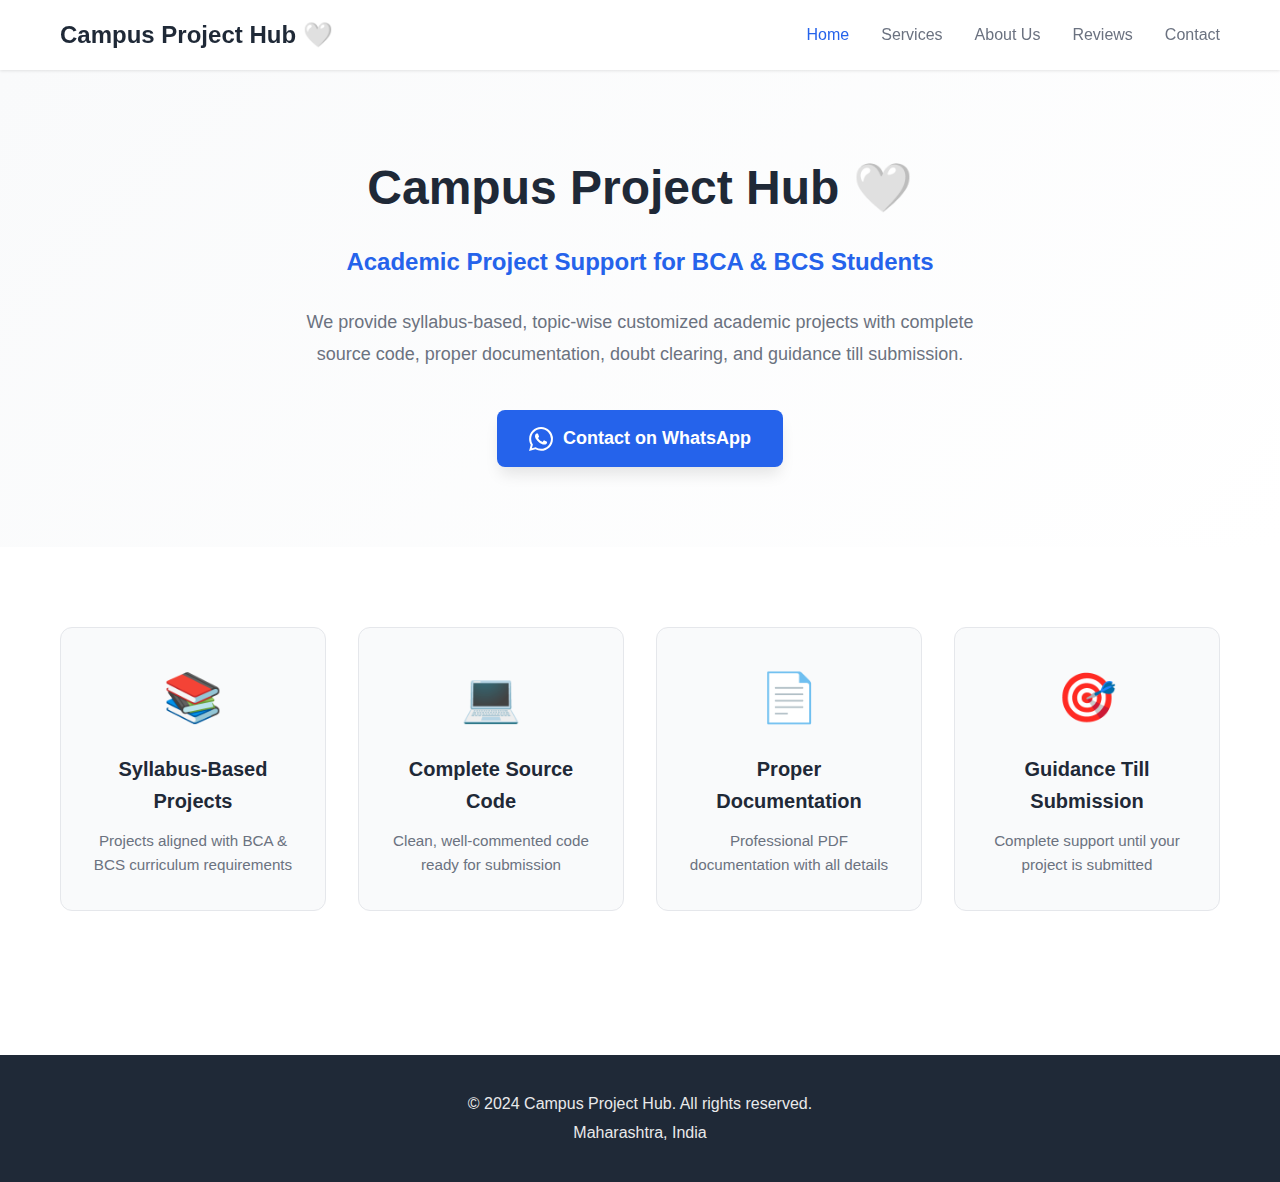
<file: index.html>
<!DOCTYPE html>
<html lang="en">
<head>
    <meta charset="UTF-8">
    <meta name="viewport" content="width=device-width, initial-scale=1.0">
    <meta name="description" content="Campus Project Hub - Academic Project Support for BCA & BCS Students">
    <title>Campus Project Hub - Academic Project Support</title>
    <link rel="stylesheet" href="styles.css">
</head>
<body>
    <!-- Navigation -->
    <nav class="navbar">
        <div class="container">
            <div class="logo">Campus Project Hub 🤍</div>
            <ul class="nav-links">
                <li><a href="index.html" class="active">Home</a></li>
                <li><a href="services.html">Services</a></li>
                <li><a href="about.html">About Us</a></li>
                <li><a href="reviews.html">Reviews</a></li>
                <li><a href="contact.html">Contact</a></li>
            </ul>
            <div class="hamburger">
                <span></span>
                <span></span>
                <span></span>
            </div>
        </div>
    </nav>

    <!-- Hero Section -->
    <section class="hero">
        <div class="container">
            <h1>Campus Project Hub 🤍</h1>
            <h2>Academic Project Support for BCA & BCS Students</h2>
            <p class="hero-subtext">
                We provide syllabus-based, topic-wise customized academic projects with complete
                source code, proper documentation, doubt clearing, and guidance till submission.
            </p>
            <a href="https://wa.me/917744040512" target="_blank" class="cta-button">
                <svg width="24" height="24" viewBox="0 0 24 24" fill="none" xmlns="http://www.w3.org/2000/svg">
                    <path d="M17.472 14.382c-.297-.149-1.758-.867-2.03-.967-.273-.099-.471-.148-.67.15-.197.297-.767.966-.94 1.164-.173.199-.347.223-.644.075-.297-.15-1.255-.463-2.39-1.475-.883-.788-1.48-1.761-1.653-2.059-.173-.297-.018-.458.13-.606.134-.133.298-.347.446-.52.149-.174.198-.298.298-.497.099-.198.05-.371-.025-.52-.075-.149-.669-1.612-.916-2.207-.242-.579-.487-.5-.669-.51-.173-.008-.371-.01-.57-.01-.198 0-.52.074-.792.372-.272.297-1.04 1.016-1.04 2.479 0 1.462 1.065 2.875 1.213 3.074.149.198 2.096 3.2 5.077 4.487.709.306 1.262.489 1.694.625.712.227 1.36.195 1.871.118.571-.085 1.758-.719 2.006-1.413.248-.694.248-1.289.173-1.413-.074-.124-.272-.198-.57-.347m-5.421 7.403h-.004a9.87 9.87 0 01-5.031-1.378l-.361-.214-3.741.982.998-3.648-.235-.374a9.86 9.86 0 01-1.51-5.26c.001-5.45 4.436-9.884 9.888-9.884 2.64 0 5.122 1.03 6.988 2.898a9.825 9.825 0 012.893 6.994c-.003 5.45-4.437 9.884-9.885 9.884m8.413-18.297A11.815 11.815 0 0012.05 0C5.495 0 .16 5.335.157 11.892c0 2.096.547 4.142 1.588 5.945L.057 24l6.305-1.654a11.882 11.882 0 005.683 1.448h.005c6.554 0 11.89-5.335 11.893-11.893a11.821 11.821 0 00-3.48-8.413z" fill="currentColor"/>
                </svg>
                Contact on WhatsApp
            </a>
        </div>
    </section>

    <!-- Features Section -->
    <section class="features">
        <div class="container">
            <div class="feature-grid">
                <div class="feature-card">
                    <div class="feature-icon">📚</div>
                    <h3>Syllabus-Based Projects</h3>
                    <p>Projects aligned with BCA & BCS curriculum requirements</p>
                </div>
                <div class="feature-card">
                    <div class="feature-icon">💻</div>
                    <h3>Complete Source Code</h3>
                    <p>Clean, well-commented code ready for submission</p>
                </div>
                <div class="feature-card">
                    <div class="feature-icon">📄</div>
                    <h3>Proper Documentation</h3>
                    <p>Professional PDF documentation with all details</p>
                </div>
                <div class="feature-card">
                    <div class="feature-icon">🎯</div>
                    <h3>Guidance Till Submission</h3>
                    <p>Complete support until your project is submitted</p>
                </div>
            </div>
        </div>
    </section>

    <!-- Footer -->
    <footer>
        <div class="container">
            <p>&copy; 2024 Campus Project Hub. All rights reserved.</p>
            <p>Maharashtra, India</p>
        </div>
    </footer>

    <script src="script.js"></script>
</body>
</html>
</file>
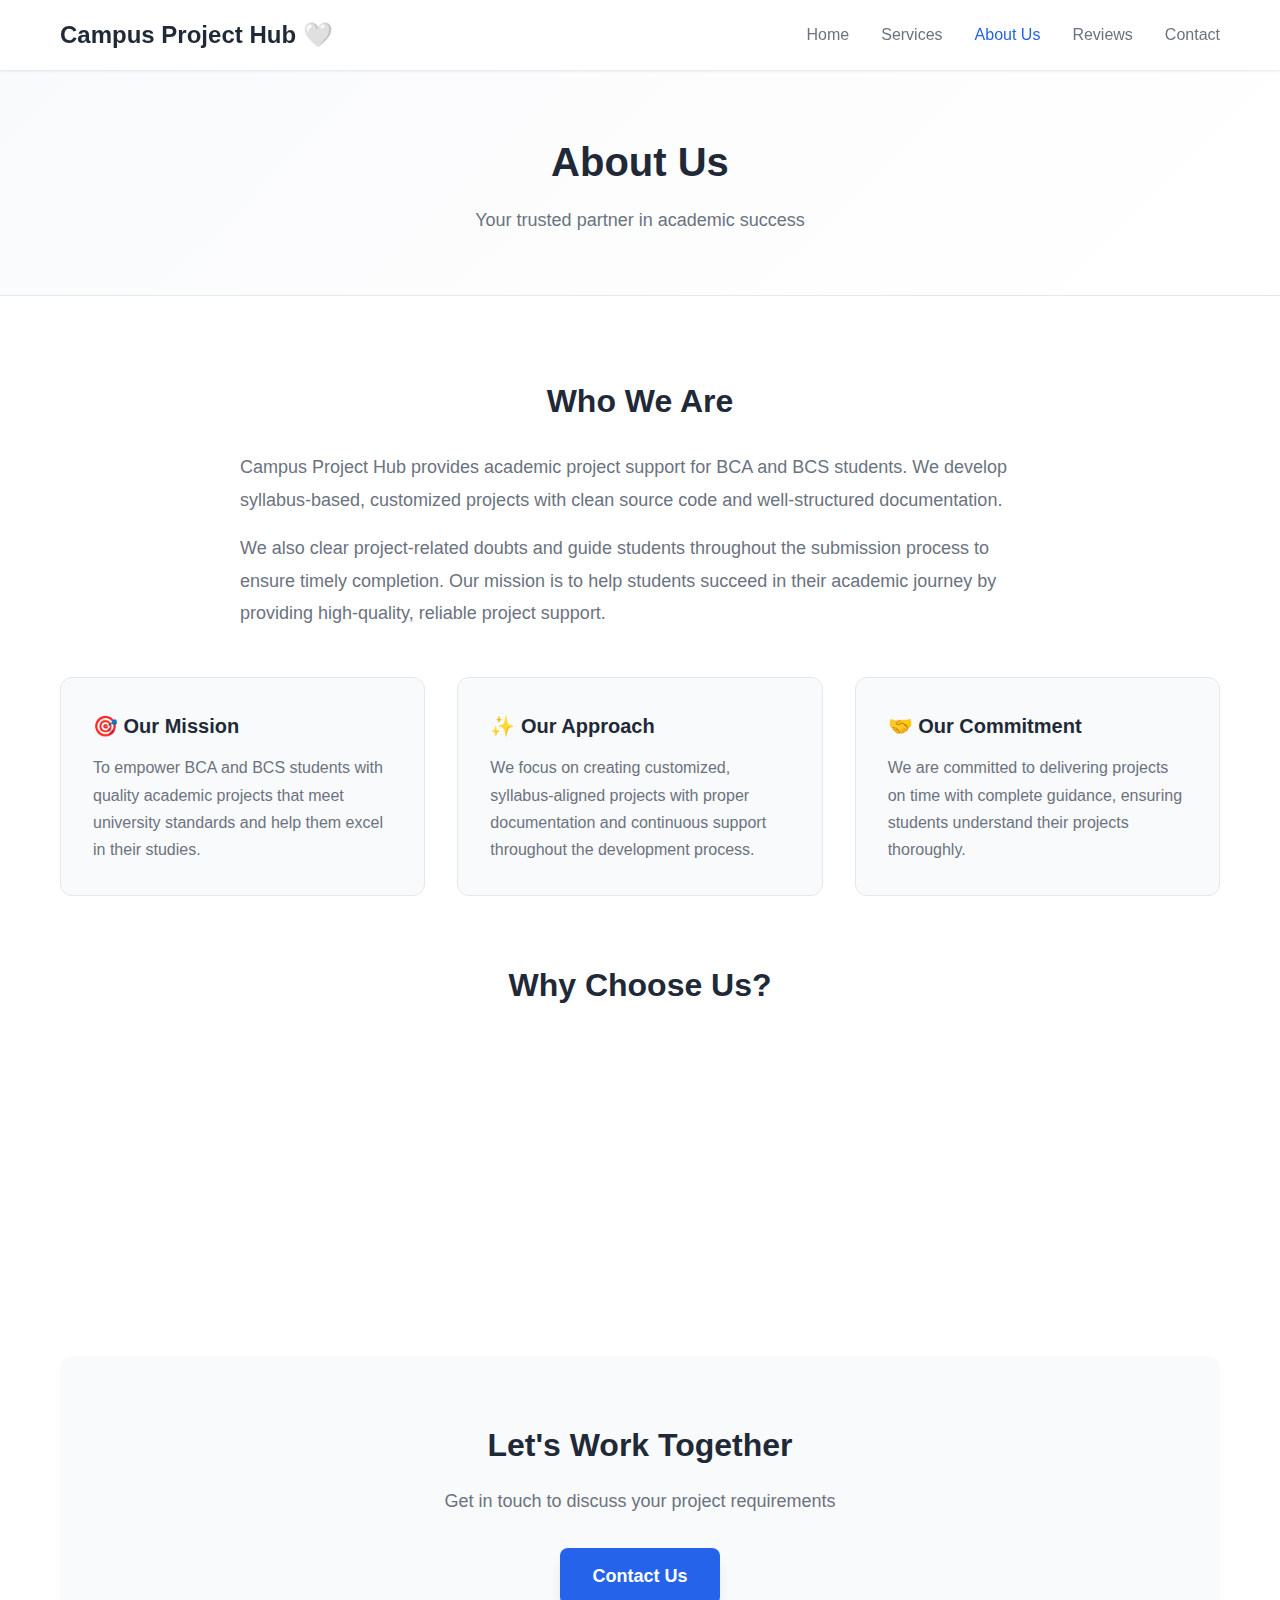
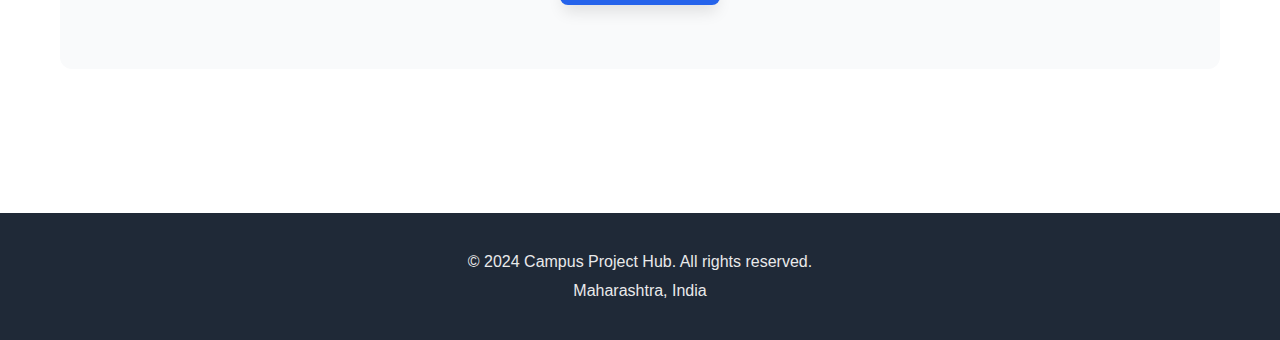
<file: about.html>
<!DOCTYPE html>
<html lang="en">
<head>
    <meta charset="UTF-8">
    <meta name="viewport" content="width=device-width, initial-scale=1.0">
    <meta name="description" content="About Us - Campus Project Hub">
    <title>About Us - Campus Project Hub</title>
    <link rel="stylesheet" href="styles.css">
</head>
<body>
    <!-- Navigation -->
    <nav class="navbar">
        <div class="container">
            <div class="logo">Campus Project Hub 🤍</div>
            <ul class="nav-links">
                <li><a href="index.html">Home</a></li>
                <li><a href="services.html">Services</a></li>
                <li><a href="about.html" class="active">About Us</a></li>
                <li><a href="reviews.html">Reviews</a></li>
                <li><a href="contact.html">Contact</a></li>
            </ul>
            <div class="hamburger">
                <span></span>
                <span></span>
                <span></span>
            </div>
        </div>
    </nav>

    <!-- About Header -->
    <section class="page-header">
        <div class="container">
            <h1>About Us</h1>
            <p>Your trusted partner in academic success</p>
        </div>
    </section>

    <!-- About Content -->
    <section class="about-section">
        <div class="container">
            <div class="about-content">
                <div class="about-text">
                    <h2>Who We Are</h2>
                    <p>
                        Campus Project Hub provides academic project support for BCA and BCS students. 
                        We develop syllabus-based, customized projects with clean source code and 
                        well-structured documentation.
                    </p>
                    <p>
                        We also clear project-related doubts and guide students throughout the submission 
                        process to ensure timely completion. Our mission is to help students succeed in 
                        their academic journey by providing high-quality, reliable project support.
                    </p>
                </div>

                <div class="about-features">
                    <div class="about-feature">
                        <h3>🎯 Our Mission</h3>
                        <p>To empower BCA and BCS students with quality academic projects that meet university standards and help them excel in their studies.</p>
                    </div>

                    <div class="about-feature">
                        <h3>✨ Our Approach</h3>
                        <p>We focus on creating customized, syllabus-aligned projects with proper documentation and continuous support throughout the development process.</p>
                    </div>

                    <div class="about-feature">
                        <h3>🤝 Our Commitment</h3>
                        <p>We are committed to delivering projects on time with complete guidance, ensuring students understand their projects thoroughly.</p>
                    </div>
                </div>
            </div>

            <div class="why-choose">
                <h2>Why Choose Us?</h2>
                <div class="reasons-grid">
                    <div class="reason">
                        <span class="reason-number">01</span>
                        <h4>Expert Team</h4>
                        <p>Experienced developers who understand academic requirements</p>
                    </div>
                    <div class="reason">
                        <span class="reason-number">02</span>
                        <h4>Quality Assurance</h4>
                        <p>Every project is thoroughly tested and documented</p>
                    </div>
                    <div class="reason">
                        <span class="reason-number">03</span>
                        <h4>Student-Friendly</h4>
                        <p>We explain concepts clearly and patiently</p>
                    </div>
                    <div class="reason">
                        <span class="reason-number">04</span>
                        <h4>Timely Delivery</h4>
                        <p>We respect deadlines and deliver on time, every time</p>
                    </div>
                </div>
            </div>

            <div class="cta-section">
                <h2>Let's Work Together</h2>
                <p>Get in touch to discuss your project requirements</p>
                <a href="contact.html" class="cta-button">Contact Us</a>
            </div>
        </div>
    </section>

    <!-- Footer -->
    <footer>
        <div class="container">
            <p>&copy; 2024 Campus Project Hub. All rights reserved.</p>
            <p>Maharashtra, India</p>
        </div>
    </footer>

    <script src="script.js"></script>
</body>
</html>
</file>
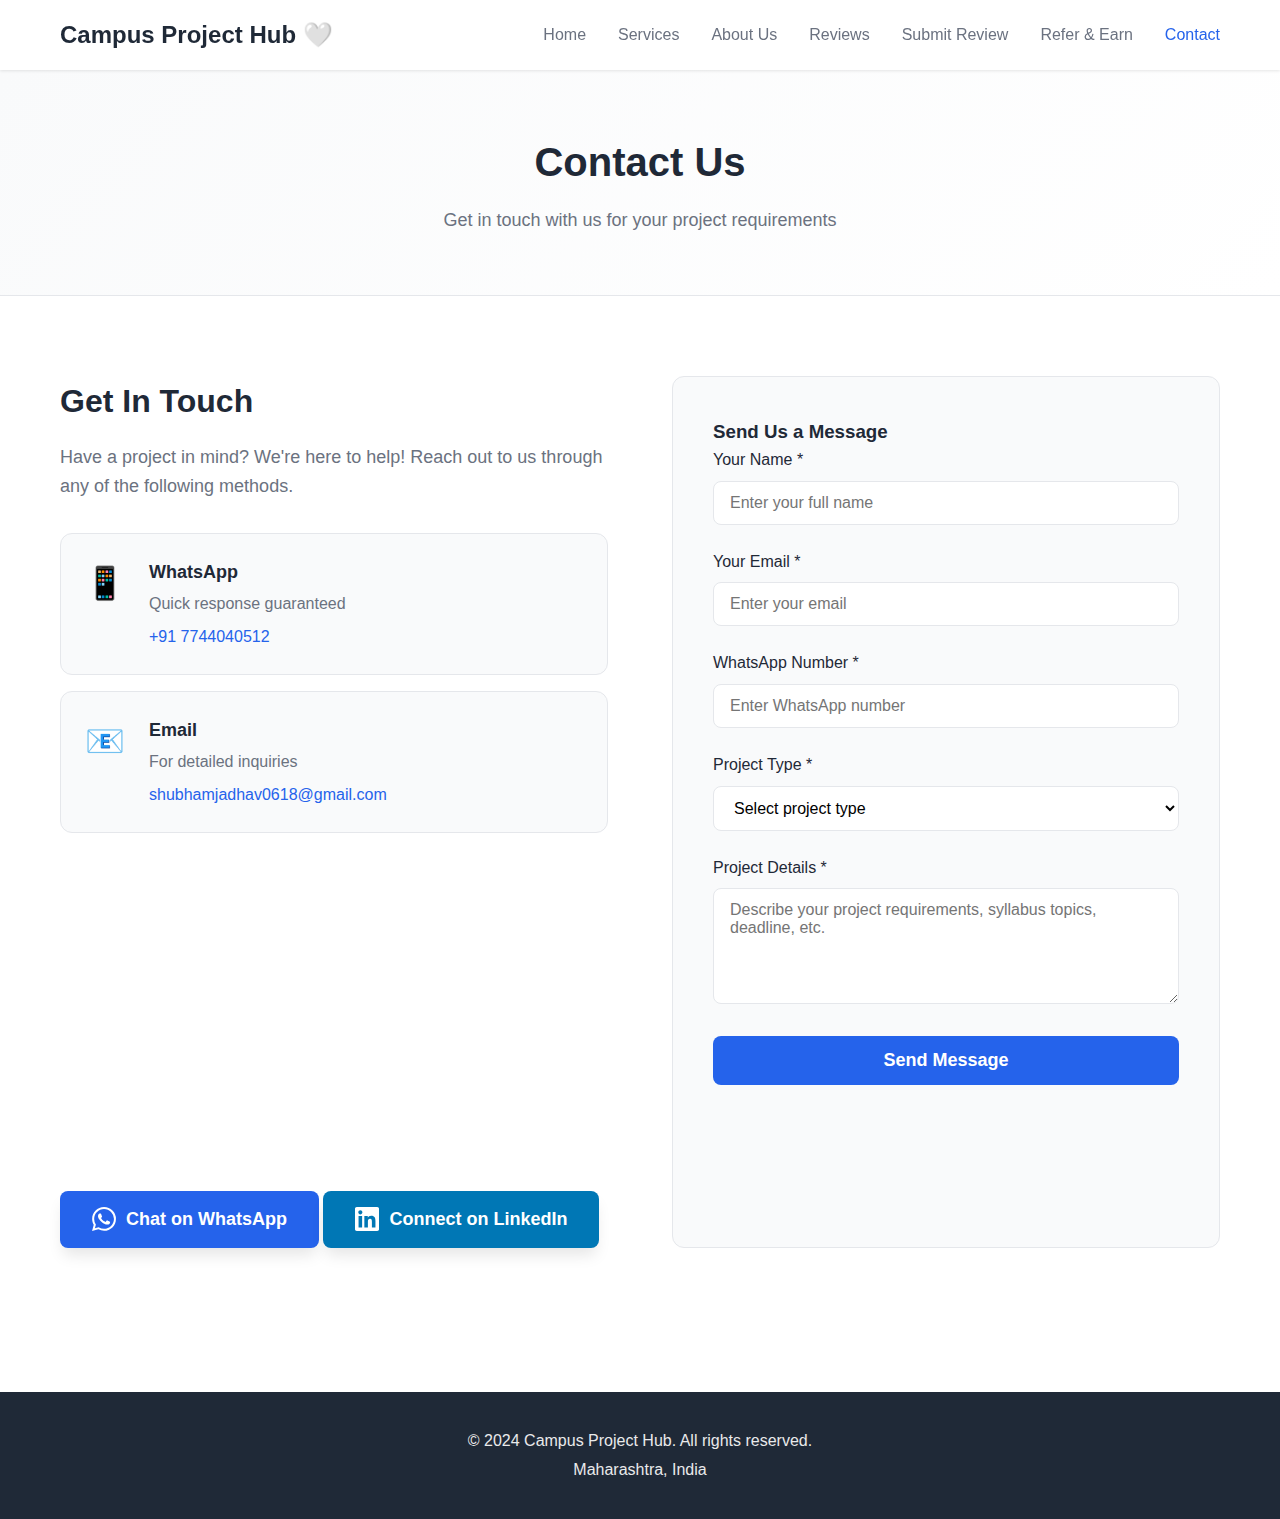
<file: contact.html>
<!DOCTYPE html>
<html lang="en">
<head>
    <meta charset="UTF-8">
    <meta name="viewport" content="width=device-width, initial-scale=1.0">
    <meta name="description" content="Contact Us - Campus Project Hub">
    <title>Contact - Campus Project Hub</title>
    <link rel="stylesheet" href="styles.css">
</head>
<body>
    <!-- Navigation -->
    <nav class="navbar">
        <div class="container">
            <div class="logo">Campus Project Hub 🤍</div>
            <ul class="nav-links">
                <li><a href="index.html">Home</a></li>
                <li><a href="services.html">Services</a></li>
                <li><a href="about.html">About Us</a></li>
                <li><a href="reviews.html">Reviews</a></li>
                <li><a href="submit-review.html">Submit Review</a></li>
                <li><a href="refer-earn.html">Refer & Earn</a></li>
                <li><a href="contact.html" class="active">Contact</a></li>
            </ul>
            <div class="hamburger">
                <span></span>
                <span></span>
                <span></span>
            </div>
        </div>
    </nav>

    <!-- Contact Header -->
    <section class="page-header">
        <div class="container">
            <h1>Contact Us</h1>
            <p>Get in touch with us for your project requirements</p>
        </div>
    </section>

    <!-- Contact Section -->
    <section class="contact-section">
        <div class="container">
            <div class="contact-grid">
                <!-- Contact Information -->
                <div class="contact-info">
                    <h2>Get In Touch</h2>
                    <p>Have a project in mind? We're here to help! Reach out to us through any of the following methods.</p>

                    <div class="contact-methods">
                        <div class="contact-method">
                            <div class="method-icon">📱</div>
                            <div class="method-details">
                                <h3>WhatsApp</h3>
                                <p>Quick response guaranteed</p>
                                <a href="https://wa.me/917744040512" target="_blank" class="contact-link">+91 7744040512</a>
                            </div>
                        </div>

                        <div class="contact-method">
                            <div class="method-icon">📧</div>
                            <div class="method-details">
                                <h3>Email</h3>
                                <p>For detailed inquiries</p>
                                <a href="mailto:shubhamjadhav0618@gmail.com" class="contact-link">shubhamjadhav0618@gmail.com</a>
                            </div>
                        </div>

                        <div class="contact-method">
                            <div class="method-icon">💼</div>
                            <div class="method-details">
                                <h3>LinkedIn</h3>
                                <p>Connect professionally</p>
                                <a href="https://www.linkedin.com/in/shubhamjadhaV7066149532/" target="_blank" class="contact-link">Connect on LinkedIn</a>
                            </div>
                        </div>

                        <div class="contact-method">
                            <div class="method-icon">📍</div>
                            <div class="method-details">
                                <h3>Location</h3>
                                <p>Serving students across Maharashtra</p>
                                <span class="contact-link">Maharashtra, India</span>
                            </div>
                        </div>
                    </div>

                    <div class="whatsapp-cta">
                        <a href="https://wa.me/917744040512" target="_blank" class="cta-button">
                            <svg width="24" height="24" viewBox="0 0 24 24" fill="none" xmlns="http://www.w3.org/2000/svg">
                                <path d="M17.472 14.382c-.297-.149-1.758-.867-2.03-.967-.273-.099-.471-.148-.67.15-.197.297-.767.966-.94 1.164-.173.199-.347.223-.644.075-.297-.15-1.255-.463-2.39-1.475-.883-.788-1.48-1.761-1.653-2.059-.173-.297-.018-.458.13-.606.134-.133.298-.347.446-.52.149-.174.198-.298.298-.497.099-.198.05-.371-.025-.52-.075-.149-.669-1.612-.916-2.207-.242-.579-.487-.5-.669-.51-.173-.008-.371-.01-.57-.01-.198 0-.52.074-.792.372-.272.297-1.04 1.016-1.04 2.479 0 1.462 1.065 2.875 1.213 3.074.149.198 2.096 3.2 5.077 4.487.709.306 1.262.489 1.694.625.712.227 1.36.195 1.871.118.571-.085 1.758-.719 2.006-1.413.248-.694.248-1.289.173-1.413-.074-.124-.272-.198-.57-.347m-5.421 7.403h-.004a9.87 9.87 0 01-5.031-1.378l-.361-.214-3.741.982.998-3.648-.235-.374a9.86 9.86 0 01-1.51-5.26c.001-5.45 4.436-9.884 9.888-9.884 2.64 0 5.122 1.03 6.988 2.898a9.825 9.825 0 012.893 6.994c-.003 5.45-4.437 9.884-9.885 9.884m8.413-18.297A11.815 11.815 0 0012.05 0C5.495 0 .16 5.335.157 11.892c0 2.096.547 4.142 1.588 5.945L.057 24l6.305-1.654a11.882 11.882 0 005.683 1.448h.005c6.554 0 11.89-5.335 11.893-11.893a11.821 11.821 0 00-3.48-8.413z" fill="currentColor"/>
                            </svg>
                            Chat on WhatsApp
                        </a>
                        <a href="https://www.linkedin.com/in/shubhamjadhaV7066149532/" target="_blank" class="cta-button linkedin-button" style="background: #0077b5; margin-top: 10px;">
                            <svg width="24" height="24" viewBox="0 0 24 24" fill="none" xmlns="http://www.w3.org/2000/svg">
                                <path d="M20.447 20.452h-3.554v-5.569c0-1.328-.027-3.037-1.852-3.037-1.853 0-2.136 1.445-2.136 2.939v5.667H9.351V9h3.414v1.561h.046c.477-.9 1.637-1.85 3.37-1.85 3.601 0 4.267 2.37 4.267 5.455v6.286zM5.337 7.433c-1.144 0-2.063-.926-2.063-2.065 0-1.138.92-2.063 2.063-2.063 1.14 0 2.064.925 2.064 2.063 0 1.139-.925 2.065-2.064 2.065zm1.782 13.019H3.555V9h3.564v11.452zM22.225 0H1.771C.792 0 0 .774 0 1.729v20.542C0 23.227.792 24 1.771 24h20.451C23.2 24 24 23.227 24 22.271V1.729C24 .774 23.2 0 22.222 0h.003z" fill="currentColor"/>
                            </svg>
                            Connect on LinkedIn
                        </a>
                    </div>
                </div>

                <!-- Contact Form -->
                <div class="contact-form-wrapper">
                    <h3>Send Us a Message</h3>
                    <form class="contact-form" id="contactForm">
                        <div class="form-group">
                            <label for="name">Your Name *</label>
                            <input type="text" id="name" name="name" required placeholder="Enter your full name">
                        </div>

                        <div class="form-group">
                            <label for="email">Your Email *</label>
                            <input type="email" id="email" name="email" required placeholder="Enter your email">
                        </div>

                        <div class="form-group">
                            <label for="phone">WhatsApp Number *</label>
                            <input type="tel" id="phone" name="phone" required placeholder="Enter WhatsApp number">
                        </div>

                        <div class="form-group">
                            <label for="project">Project Type *</label>
                            <select id="project" name="project" required>
                                <option value="">Select project type</option>
                                <option value="Web Development">Web Development</option>
                                <option value="Android App">Android App</option>
                                <option value="Database Management">Database Management</option>
                                <option value="Python Project">Python Project</option>
                                <option value="Java Project">Java Project</option>
                                <option value="Machine Learning">Machine Learning</option>
                                <option value="Other">Other</option>
                            </select>
                        </div>

                        <div class="form-group">
                            <label for="message">Project Details *</label>
                            <textarea id="message" name="message" rows="5" required placeholder="Describe your project requirements, syllabus topics, deadline, etc."></textarea>
                        </div>

                        <button type="submit" class="submit-button">Send Message</button>
                    </form>
                </div>
            </div>
        </div>
    </section>

    <!-- Footer -->
    <footer>
        <div class="container">
            <p>&copy; 2024 Campus Project Hub. All rights reserved.</p>
            <p>Maharashtra, India</p>
        </div>
    </footer>

    <script src="script.js"></script>
</body>
</html>
</file>
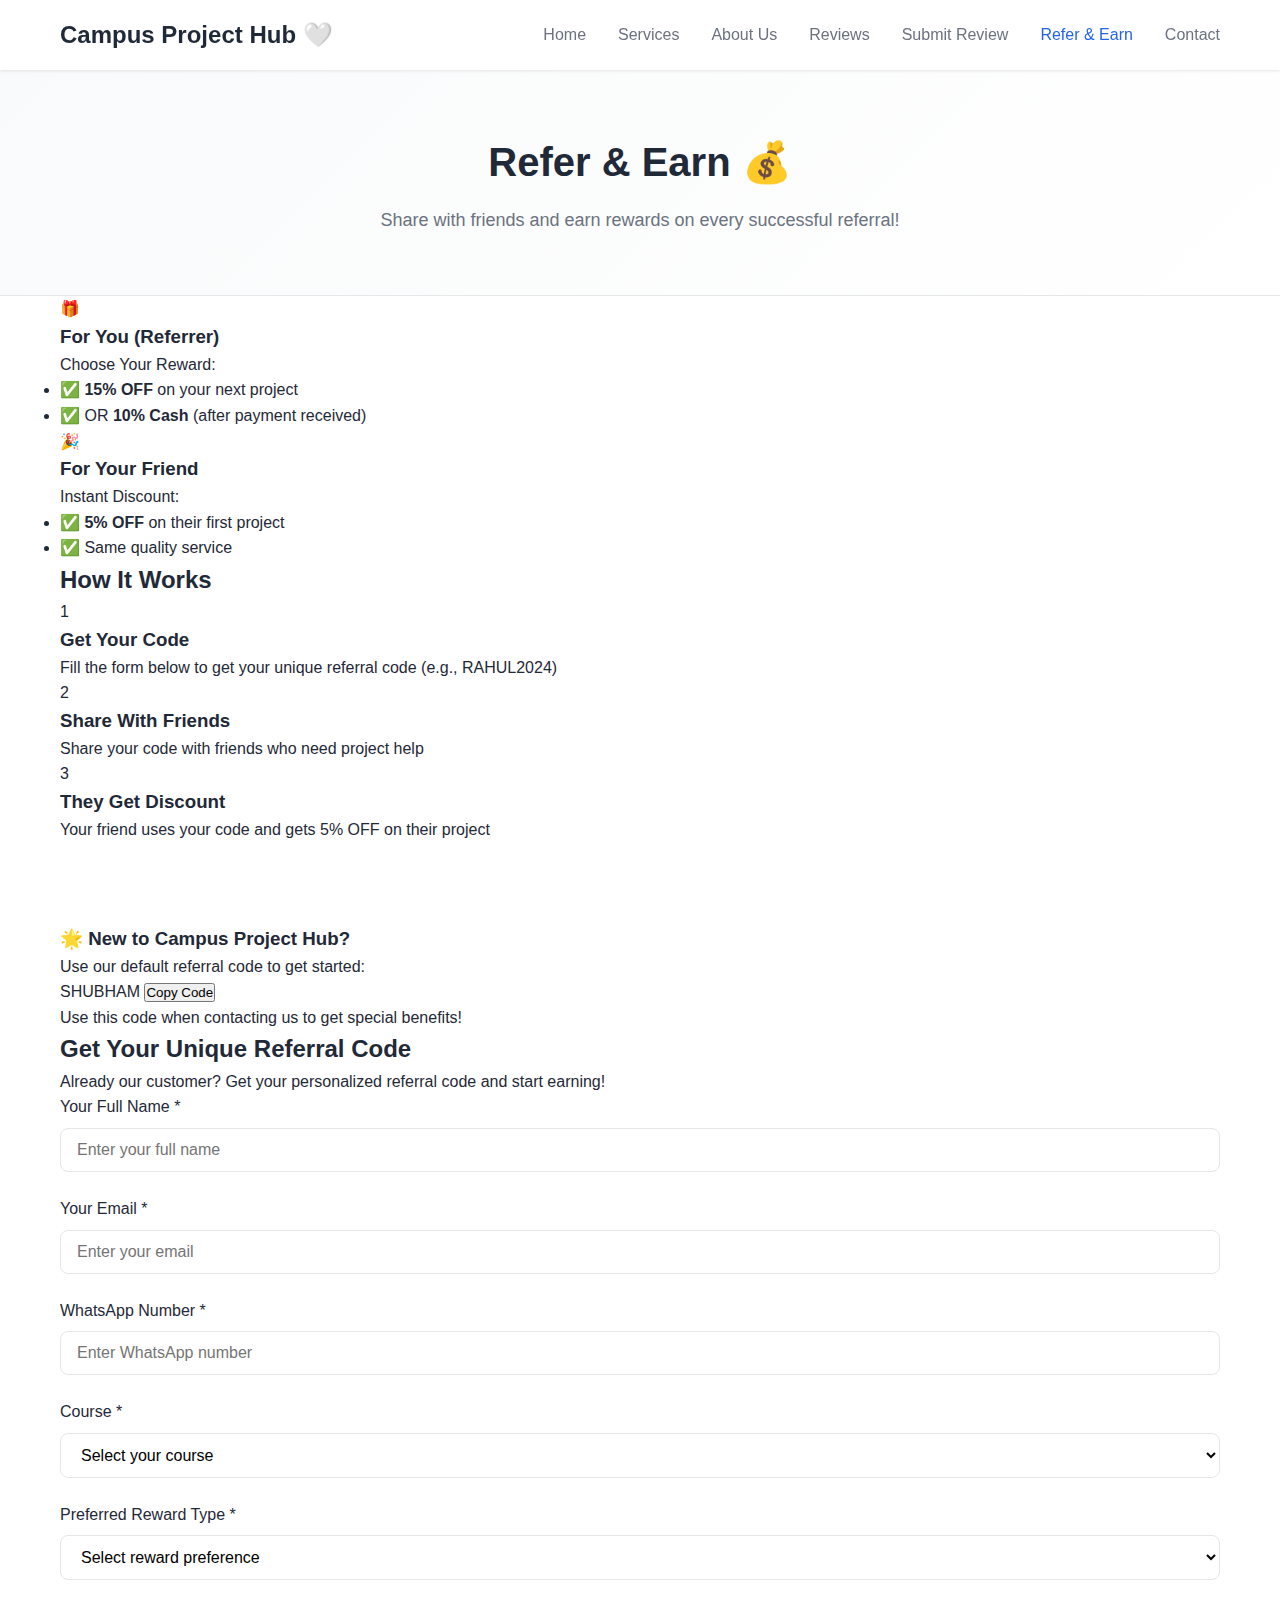
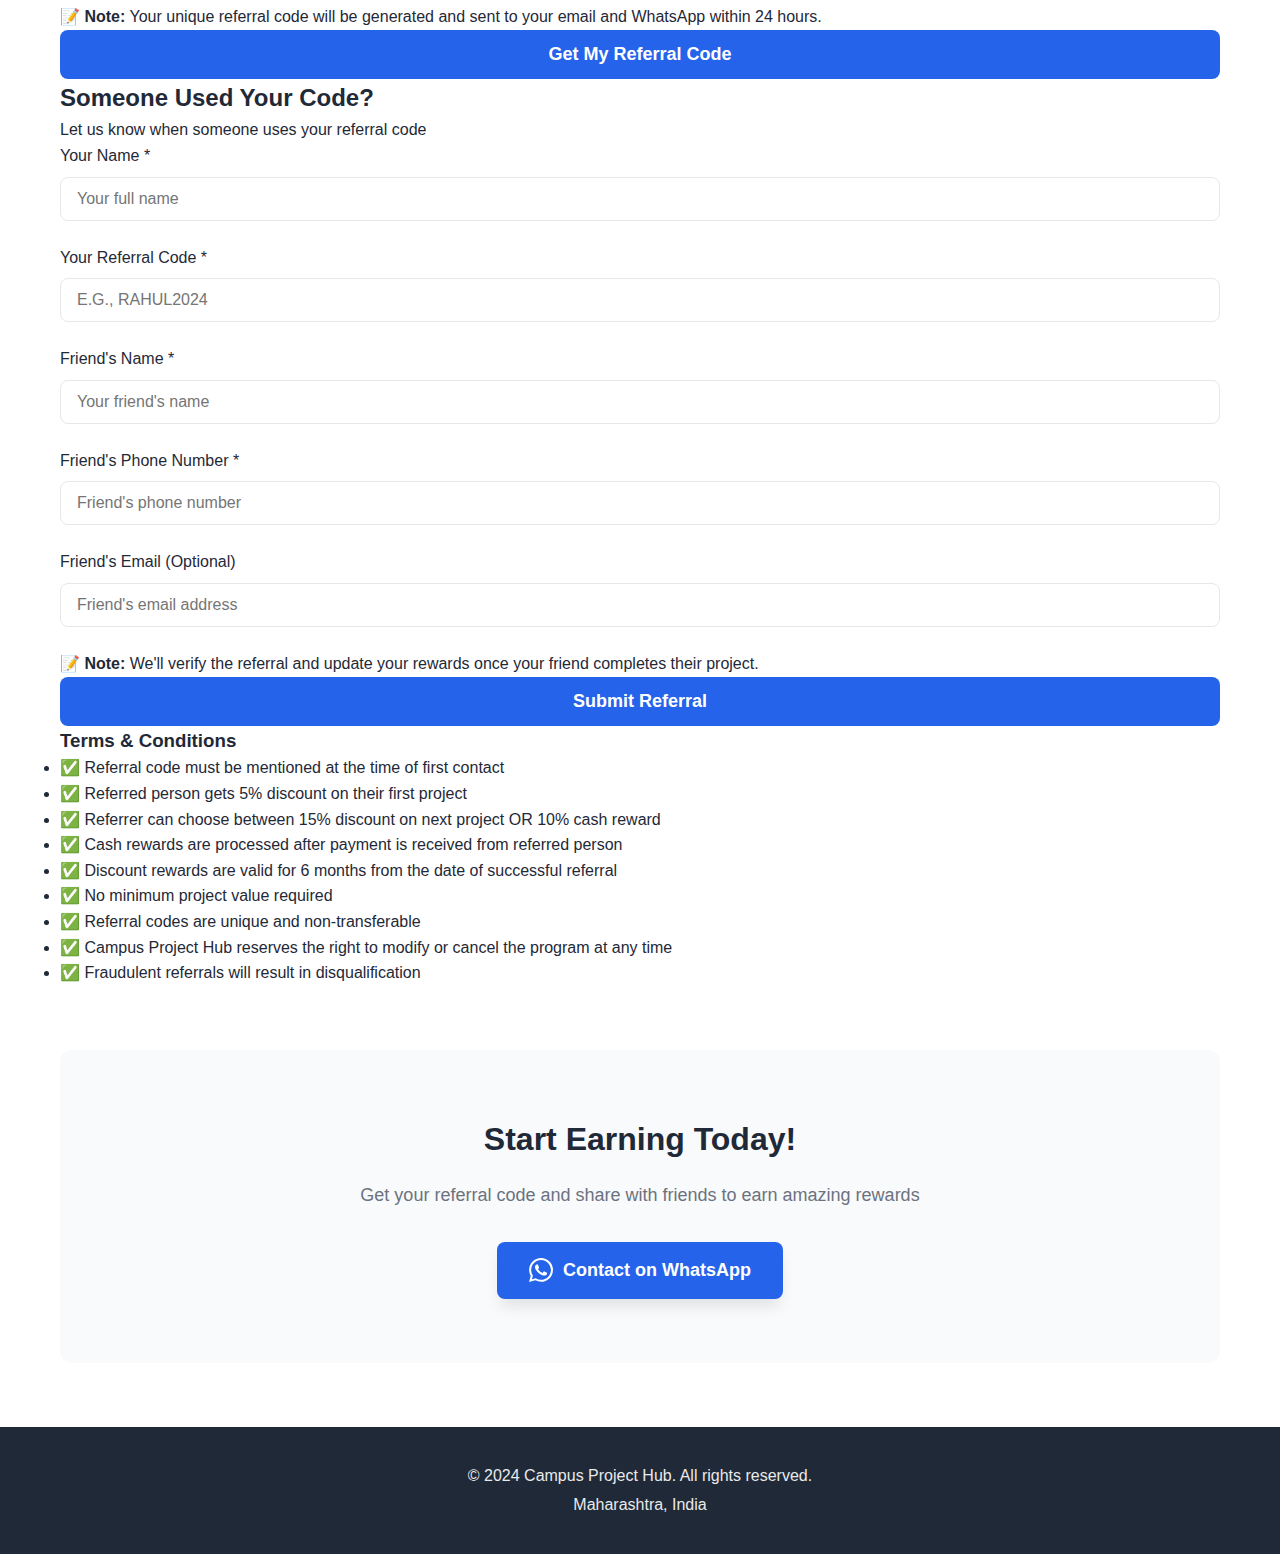
<file: refer-earn.html>
<!DOCTYPE html>
<html lang="en">
<head>
    <meta charset="UTF-8">
    <meta name="viewport" content="width=device-width, initial-scale=1.0">
    <meta name="description" content="Refer & Earn - Campus Project Hub">
    <title>Refer & Earn - Campus Project Hub</title>
    <link rel="stylesheet" href="styles.css">
</head>
<body>
    <!-- Navigation -->
    <nav class="navbar">
        <div class="container">
            <div class="logo">Campus Project Hub 🤍</div>
            <ul class="nav-links">
                <li><a href="index.html">Home</a></li>
                <li><a href="services.html">Services</a></li>
                <li><a href="about.html">About Us</a></li>
                <li><a href="reviews.html">Reviews</a></li>
                <li><a href="submit-review.html">Submit Review</a></li>
                <li><a href="refer-earn.html" class="active">Refer & Earn</a></li>
                <li><a href="contact.html">Contact</a></li>
            </ul>
            <div class="hamburger">
                <span></span>
                <span></span>
                <span></span>
            </div>
        </div>
    </nav>

    <!-- Refer & Earn Header -->
    <section class="page-header">
        <div class="container">
            <h1>Refer & Earn 💰</h1>
            <p>Share with friends and earn rewards on every successful referral!</p>
        </div>
    </section>

    <!-- How It Works Section -->
    <section class="refer-section">
        <div class="container">
            <!-- Benefits Banner -->
            <div class="benefits-banner">
                <div class="benefit-item">
                    <div class="benefit-icon">🎁</div>
                    <h3>For You (Referrer)</h3>
                    <p class="benefit-highlight">Choose Your Reward:</p>
                    <ul>
                        <li>✅ <strong>15% OFF</strong> on your next project</li>
                        <li>✅ OR <strong>10% Cash</strong> (after payment received)</li>
                    </ul>
                </div>
                <div class="benefit-item">
                    <div class="benefit-icon">🎉</div>
                    <h3>For Your Friend</h3>
                    <p class="benefit-highlight">Instant Discount:</p>
                    <ul>
                        <li>✅ <strong>5% OFF</strong> on their first project</li>
                        <li>✅ Same quality service</li>
                    </ul>
                </div>
            </div>

            <!-- How It Works -->
            <div class="how-it-works">
                <h2>How It Works</h2>
                <div class="steps-grid">
                    <div class="step-card">
                        <div class="step-number">1</div>
                        <h3>Get Your Code</h3>
                        <p>Fill the form below to get your unique referral code (e.g., RAHUL2024)</p>
                    </div>
                    <div class="step-card">
                        <div class="step-number">2</div>
                        <h3>Share With Friends</h3>
                        <p>Share your code with friends who need project help</p>
                    </div>
                    <div class="step-card">
                        <div class="step-number">3</div>
                        <h3>They Get Discount</h3>
                        <p>Your friend uses your code and gets 5% OFF on their project</p>
                    </div>
                    <div class="step-card">
                        <div class="step-number">4</div>
                        <h3>You Earn Rewards</h3>
                        <p>Choose 15% OFF on next project OR 10% cash reward!</p>
                    </div>
                </div>
            </div>

            <!-- Default Referral Code Banner -->
            <div class="default-code-banner">
                <h3>🌟 New to Campus Project Hub?</h3>
                <p>Use our default referral code to get started:</p>
                <div class="code-display">
                    <span class="code-text">SHUBHAM</span>
                    <button class="copy-btn" onclick="copyDefaultCode()">Copy Code</button>
                </div>
                <p class="code-note">Use this code when contacting us to get special benefits!</p>
            </div>

            <!-- Get Your Referral Code Form -->
            <div class="referral-form-section">
                <h2>Get Your Unique Referral Code</h2>
                <p class="form-subtitle">Already our customer? Get your personalized referral code and start earning!</p>
                
                <form class="referral-form" id="referralCodeForm">
                    <div class="form-row">
                        <div class="form-group">
                            <label for="refName">Your Full Name *</label>
                            <input type="text" id="refName" name="refName" required placeholder="Enter your full name">
                        </div>

                        <div class="form-group">
                            <label for="refEmail">Your Email *</label>
                            <input type="email" id="refEmail" name="refEmail" required placeholder="Enter your email">
                        </div>
                    </div>

                    <div class="form-row">
                        <div class="form-group">
                            <label for="refPhone">WhatsApp Number *</label>
                            <input type="tel" id="refPhone" name="refPhone" required placeholder="Enter WhatsApp number">
                        </div>

                        <div class="form-group">
                            <label for="refCourse">Course *</label>
                            <select id="refCourse" name="refCourse" required>
                                <option value="">Select your course</option>
                                <option value="BCA">BCA</option>
                                <option value="BCS">BCS</option>
                                <option value="Other">Other</option>
                            </select>
                        </div>
                    </div>

                    <div class="form-group">
                        <label for="refReward">Preferred Reward Type *</label>
                        <select id="refReward" name="refReward" required>
                            <option value="">Select reward preference</option>
                            <option value="15% Discount">15% OFF on next project</option>
                            <option value="10% Cash">10% Cash (Bank Transfer/UPI)</option>
                        </select>
                    </div>

                    <div class="form-group" id="bankDetailsGroup" style="display: none;">
                        <label for="refBankDetails">Bank/UPI Details (for cash reward)</label>
                        <textarea id="refBankDetails" name="refBankDetails" rows="3" placeholder="Enter your UPI ID or Bank Account details"></textarea>
                        <small>Required only if you choose cash reward option</small>
                    </div>

                    <div class="form-notice">
                        <p>📝 <strong>Note:</strong> Your unique referral code will be generated and sent to your email and WhatsApp within 24 hours.</p>
                    </div>

                    <button type="submit" class="submit-button">Get My Referral Code</button>
                </form>
            </div>

            <!-- Track Referral Form -->
            <div class="track-referral-section">
                <h2>Someone Used Your Code?</h2>
                <p class="form-subtitle">Let us know when someone uses your referral code</p>
                
                <form class="referral-form" id="trackReferralForm">
                    <div class="form-row">
                        <div class="form-group">
                            <label for="referrerName">Your Name *</label>
                            <input type="text" id="referrerName" name="referrerName" required placeholder="Your full name">
                        </div>

                        <div class="form-group">
                            <label for="referralCode">Your Referral Code *</label>
                            <input type="text" id="referralCode" name="referralCode" required placeholder="e.g., RAHUL2024" style="text-transform: uppercase;">
                        </div>
                    </div>

                    <div class="form-row">
                        <div class="form-group">
                            <label for="referredName">Friend's Name *</label>
                            <input type="text" id="referredName" name="referredName" required placeholder="Your friend's name">
                        </div>

                        <div class="form-group">
                            <label for="referredPhone">Friend's Phone Number *</label>
                            <input type="tel" id="referredPhone" name="referredPhone" required placeholder="Friend's phone number">
                        </div>
                    </div>

                    <div class="form-group">
                        <label for="referredEmail">Friend's Email (Optional)</label>
                        <input type="email" id="referredEmail" name="referredEmail" placeholder="Friend's email address">
                    </div>

                    <div class="form-notice">
                        <p>📝 <strong>Note:</strong> We'll verify the referral and update your rewards once your friend completes their project.</p>
                    </div>

                    <button type="submit" class="submit-button">Submit Referral</button>
                </form>
            </div>

            <!-- Terms & Conditions -->
            <div class="terms-section">
                <h3>Terms & Conditions</h3>
                <ul class="terms-list">
                    <li>✅ Referral code must be mentioned at the time of first contact</li>
                    <li>✅ Referred person gets 5% discount on their first project</li>
                    <li>✅ Referrer can choose between 15% discount on next project OR 10% cash reward</li>
                    <li>✅ Cash rewards are processed after payment is received from referred person</li>
                    <li>✅ Discount rewards are valid for 6 months from the date of successful referral</li>
                    <li>✅ No minimum project value required</li>
                    <li>✅ Referral codes are unique and non-transferable</li>
                    <li>✅ Campus Project Hub reserves the right to modify or cancel the program at any time</li>
                    <li>✅ Fraudulent referrals will result in disqualification</li>
                </ul>
            </div>

            <!-- CTA Section -->
            <div class="cta-section">
                <h2>Start Earning Today!</h2>
                <p>Get your referral code and share with friends to earn amazing rewards</p>
                <a href="https://wa.me/917744040512?text=Hi!%20I%20want%20to%20join%20the%20Refer%20%26%20Earn%20program" target="_blank" class="cta-button">
                    <svg width="24" height="24" viewBox="0 0 24 24" fill="none" xmlns="http://www.w3.org/2000/svg">
                        <path d="M17.472 14.382c-.297-.149-1.758-.867-2.03-.967-.273-.099-.471-.148-.67.15-.197.297-.767.966-.94 1.164-.173.199-.347.223-.644.075-.297-.15-1.255-.463-2.39-1.475-.883-.788-1.48-1.761-1.653-2.059-.173-.297-.018-.458.13-.606.134-.133.298-.347.446-.52.149-.174.198-.298.298-.497.099-.198.05-.371-.025-.52-.075-.149-.669-1.612-.916-2.207-.242-.579-.487-.5-.669-.51-.173-.008-.371-.01-.57-.01-.198 0-.52.074-.792.372-.272.297-1.04 1.016-1.04 2.479 0 1.462 1.065 2.875 1.213 3.074.149.198 2.096 3.2 5.077 4.487.709.306 1.262.489 1.694.625.712.227 1.36.195 1.871.118.571-.085 1.758-.719 2.006-1.413.248-.694.248-1.289.173-1.413-.074-.124-.272-.198-.57-.347m-5.421 7.403h-.004a9.87 9.87 0 01-5.031-1.378l-.361-.214-3.741.982.998-3.648-.235-.374a9.86 9.86 0 01-1.51-5.26c.001-5.45 4.436-9.884 9.888-9.884 2.64 0 5.122 1.03 6.988 2.898a9.825 9.825 0 012.893 6.994c-.003 5.45-4.437 9.884-9.885 9.884m8.413-18.297A11.815 11.815 0 0012.05 0C5.495 0 .16 5.335.157 11.892c0 2.096.547 4.142 1.588 5.945L.057 24l6.305-1.654a11.882 11.882 0 005.683 1.448h.005c6.554 0 11.89-5.335 11.893-11.893a11.821 11.821 0 00-3.48-8.413z" fill="currentColor"/>
                    </svg>
                    Contact on WhatsApp
                </a>
            </div>
        </div>
    </section>

    <!-- Footer -->
    <footer>
        <div class="container">
            <p>&copy; 2024 Campus Project Hub. All rights reserved.</p>
            <p>Maharashtra, India</p>
        </div>
    </footer>

    <script src="script.js"></script>
    <script>
        // Copy default code function
        function copyDefaultCode() {
            const code = 'SHUBHAM';
            navigator.clipboard.writeText(code).then(() => {
                const btn = event.target;
                const originalText = btn.textContent;
                btn.textContent = 'Copied!';
                btn.style.backgroundColor = '#10b981';
                setTimeout(() => {
                    btn.textContent = originalText;
                    btn.style.backgroundColor = '';
                }, 2000);
            });
        }

        // Show/hide bank details based on reward selection
        document.getElementById('refReward').addEventListener('change', function() {
            const bankDetailsGroup = document.getElementById('bankDetailsGroup');
            if (this.value === '10% Cash') {
                bankDetailsGroup.style.display = 'block';
            } else {
                bankDetailsGroup.style.display = 'none';
            }
        });
    </script>
</body>
</html>
</file>
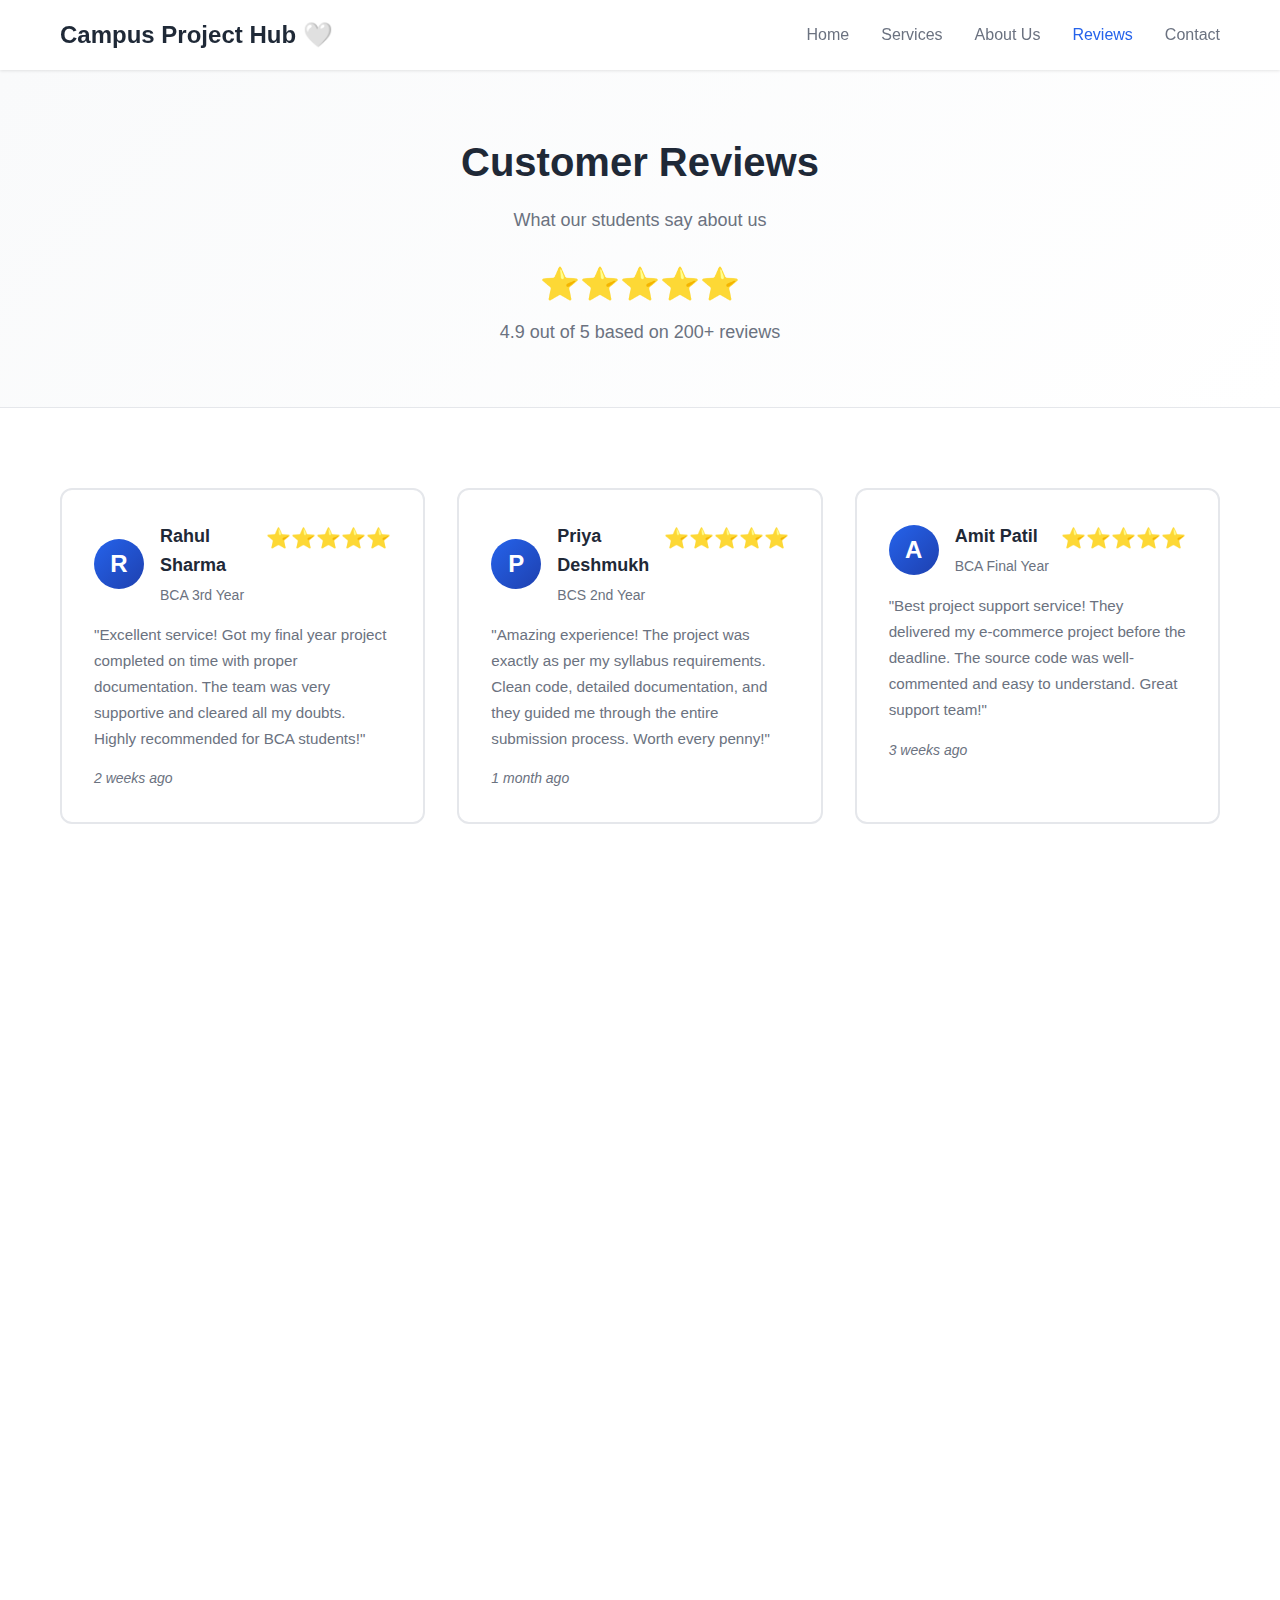
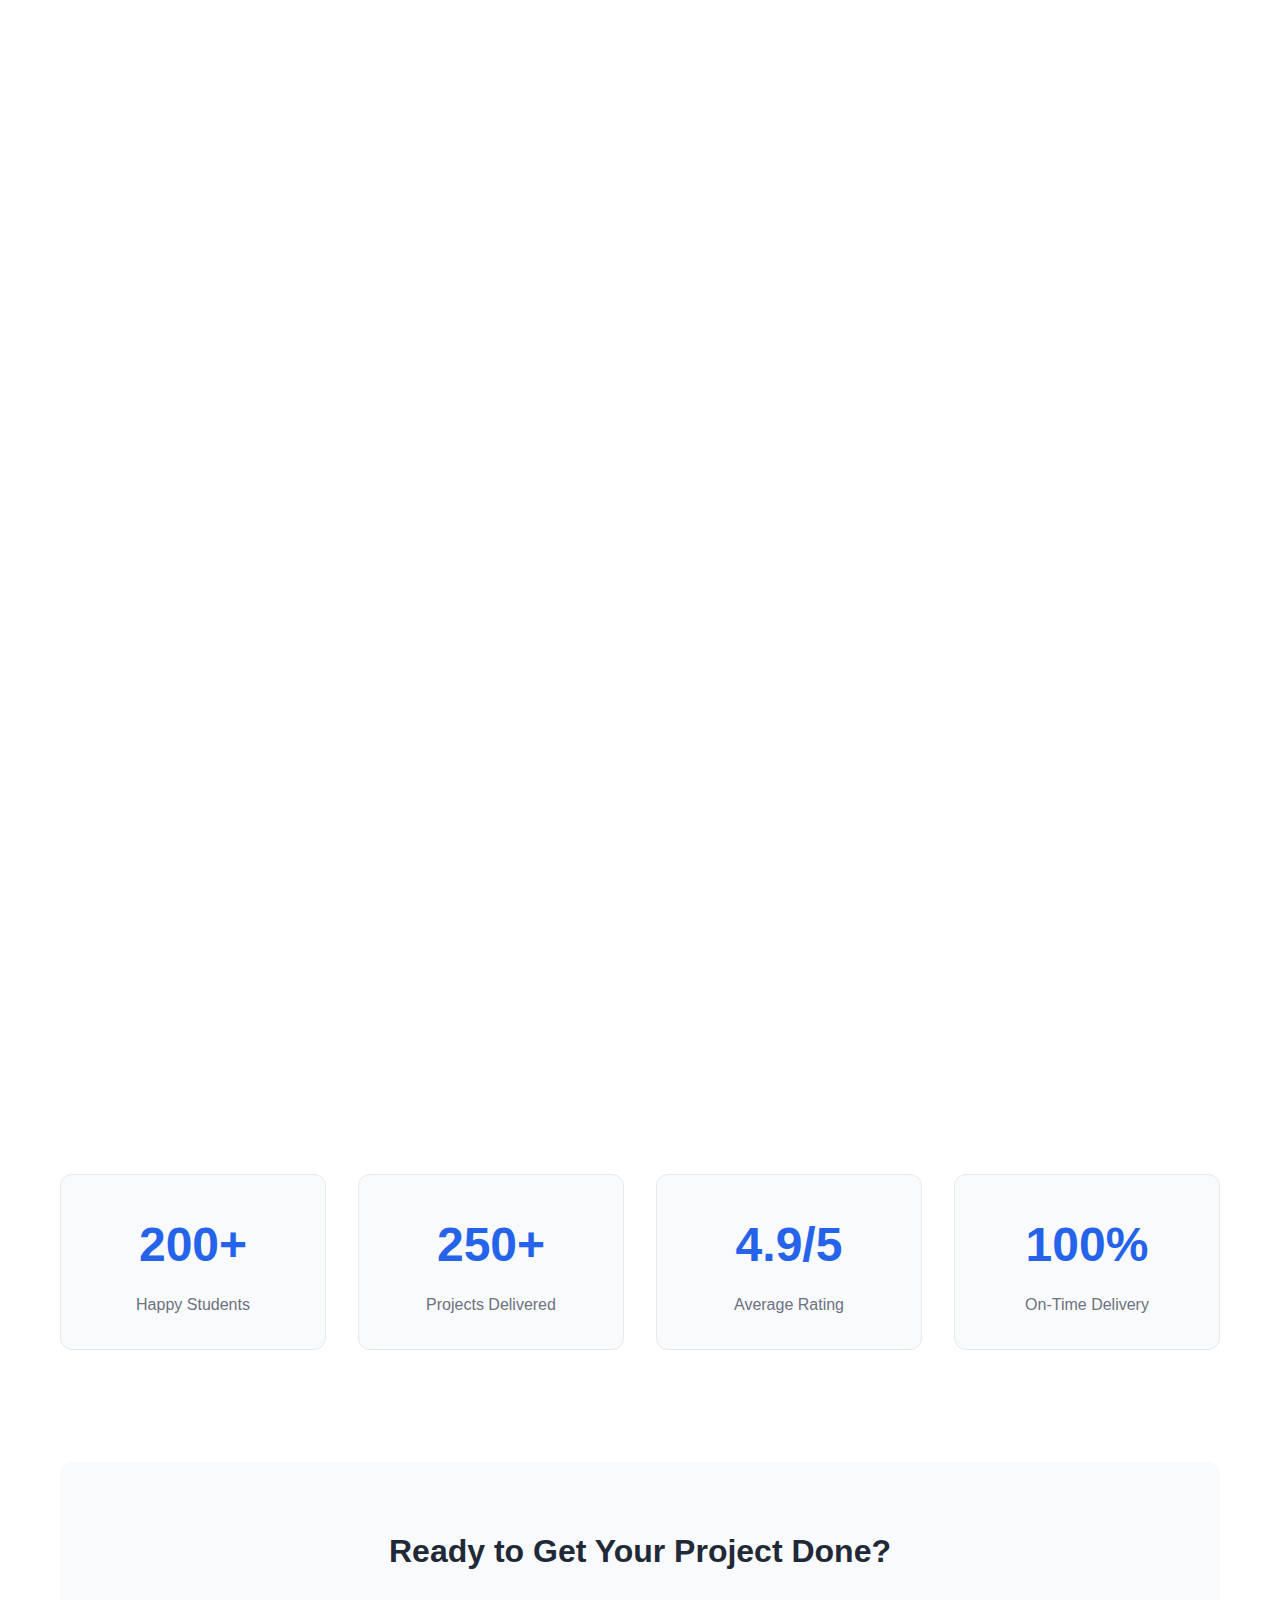
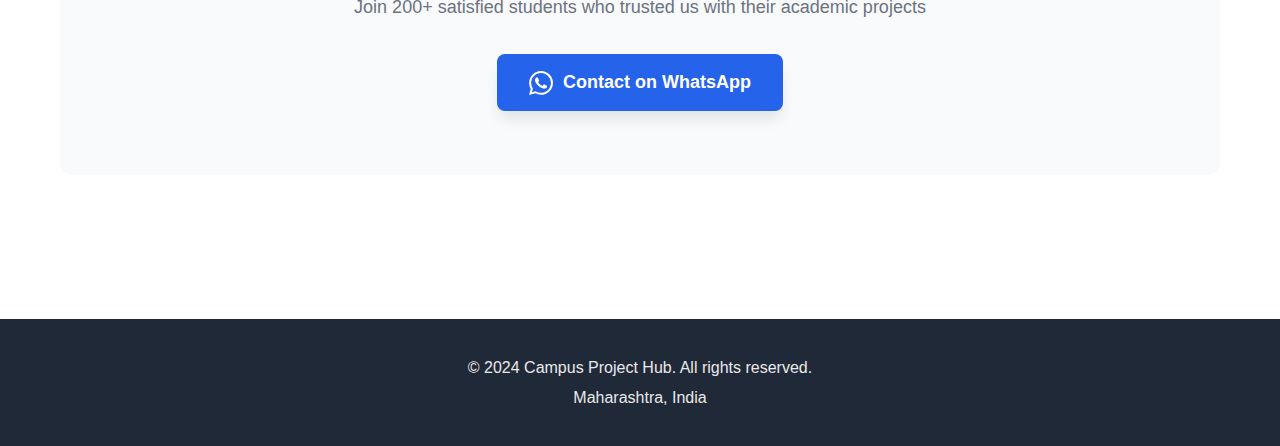
<file: reviews.html>
<!DOCTYPE html>
<html lang="en">
<head>
    <meta charset="UTF-8">
    <meta name="viewport" content="width=device-width, initial-scale=1.0">
    <meta name="description" content="Customer Reviews - Campus Project Hub">
    <title>Reviews - Campus Project Hub</title>
    <link rel="stylesheet" href="styles.css">
</head>
<body>
    <!-- Navigation -->
    <nav class="navbar">
        <div class="container">
            <div class="logo">Campus Project Hub 🤍</div>
            <ul class="nav-links">
                <li><a href="index.html">Home</a></li>
                <li><a href="services.html">Services</a></li>
                <li><a href="about.html">About Us</a></li>
                <li><a href="reviews.html" class="active">Reviews</a></li>
                <li><a href="contact.html">Contact</a></li>
            </ul>
            <div class="hamburger">
                <span></span>
                <span></span>
                <span></span>
            </div>
        </div>
    </nav>

    <!-- Reviews Header -->
    <section class="page-header">
        <div class="container">
            <h1>Customer Reviews</h1>
            <p>What our students say about us</p>
            <div class="rating-summary">
                <div class="stars">⭐⭐⭐⭐⭐</div>
                <p class="rating-text">4.9 out of 5 based on 200+ reviews</p>
            </div>
        </div>
    </section>

    <!-- Reviews Section -->
    <section class="reviews-section">
        <div class="container">
            <!-- Review Cards -->
            <div class="reviews-grid">
                <!-- Review 1 -->
                <div class="review-card">
                    <div class="review-header">
                        <div class="reviewer-info">
                            <div class="reviewer-avatar">R</div>
                            <div>
                                <h3 class="reviewer-name">Rahul Sharma</h3>
                                <p class="reviewer-course">BCA 3rd Year</p>
                            </div>
                        </div>
                        <div class="review-stars">⭐⭐⭐⭐⭐</div>
                    </div>
                    <p class="review-text">
                        "Excellent service! Got my final year project completed on time with proper documentation. 
                        The team was very supportive and cleared all my doubts. Highly recommended for BCA students!"
                    </p>
                    <p class="review-date">2 weeks ago</p>
                </div>

                <!-- Review 2 -->
                <div class="review-card">
                    <div class="review-header">
                        <div class="reviewer-info">
                            <div class="reviewer-avatar">P</div>
                            <div>
                                <h3 class="reviewer-name">Priya Deshmukh</h3>
                                <p class="reviewer-course">BCS 2nd Year</p>
                            </div>
                        </div>
                        <div class="review-stars">⭐⭐⭐⭐⭐</div>
                    </div>
                    <p class="review-text">
                        "Amazing experience! The project was exactly as per my syllabus requirements. Clean code, 
                        detailed documentation, and they guided me through the entire submission process. Worth every penny!"
                    </p>
                    <p class="review-date">1 month ago</p>
                </div>

                <!-- Review 3 -->
                <div class="review-card">
                    <div class="review-header">
                        <div class="reviewer-info">
                            <div class="reviewer-avatar">A</div>
                            <div>
                                <h3 class="reviewer-name">Amit Patil</h3>
                                <p class="reviewer-course">BCA Final Year</p>
                            </div>
                        </div>
                        <div class="review-stars">⭐⭐⭐⭐⭐</div>
                    </div>
                    <p class="review-text">
                        "Best project support service! They delivered my e-commerce project before the deadline. 
                        The source code was well-commented and easy to understand. Great support team!"
                    </p>
                    <p class="review-date">3 weeks ago</p>
                </div>

                <!-- Review 4 -->
                <div class="review-card">
                    <div class="review-header">
                        <div class="reviewer-info">
                            <div class="reviewer-avatar">S</div>
                            <div>
                                <h3 class="reviewer-name">Sneha Kulkarni</h3>
                                <p class="reviewer-course">BCS 3rd Year</p>
                            </div>
                        </div>
                        <div class="review-stars">⭐⭐⭐⭐⭐</div>
                    </div>
                    <p class="review-text">
                        "Very professional and reliable! Got my database management project with complete ER diagrams 
                        and SQL queries. They even helped me understand the project for my viva. Thank you!"
                    </p>
                    <p class="review-date">2 months ago</p>
                </div>

                <!-- Review 5 -->
                <div class="review-card">
                    <div class="review-header">
                        <div class="reviewer-info">
                            <div class="reviewer-avatar">V</div>
                            <div>
                                <h3 class="reviewer-name">Vikram Jadhav</h3>
                                <p class="reviewer-course">BCA 2nd Year</p>
                            </div>
                        </div>
                        <div class="review-stars">⭐⭐⭐⭐⭐</div>
                    </div>
                    <p class="review-text">
                        "Outstanding work! The Android app project was exactly what I needed. They provided complete 
                        source code, APK file, and detailed documentation. Very satisfied with the service!"
                    </p>
                    <p class="review-date">1 month ago</p>
                </div>

                <!-- Review 6 -->
                <div class="review-card">
                    <div class="review-header">
                        <div class="reviewer-info">
                            <div class="reviewer-avatar">M</div>
                            <div>
                                <h3 class="reviewer-name">Meera Joshi</h3>
                                <p class="reviewer-course">BCS Final Year</p>
                            </div>
                        </div>
                        <div class="review-stars">⭐⭐⭐⭐⭐</div>
                    </div>
                    <p class="review-text">
                        "Highly recommended! Got my machine learning project with proper implementation and analysis. 
                        The team was very patient in explaining the concepts. Great experience overall!"
                    </p>
                    <p class="review-date">3 weeks ago</p>
                </div>

                <!-- Review 7 -->
                <div class="review-card">
                    <div class="review-header">
                        <div class="reviewer-info">
                            <div class="reviewer-avatar">K</div>
                            <div>
                                <h3 class="reviewer-name">Karan Mehta</h3>
                                <p class="reviewer-course">BCA 3rd Year</p>
                            </div>
                        </div>
                        <div class="review-stars">⭐⭐⭐⭐⭐</div>
                    </div>
                    <p class="review-text">
                        "Excellent service and timely delivery! My web development project was completed with all 
                        features working perfectly. The documentation was very detailed. Will definitely recommend!"
                    </p>
                    <p class="review-date">1 week ago</p>
                </div>

                <!-- Review 8 -->
                <div class="review-card">
                    <div class="review-header">
                        <div class="reviewer-info">
                            <div class="reviewer-avatar">N</div>
                            <div>
                                <h3 class="reviewer-name">Neha Pawar</h3>
                                <p class="reviewer-course">BCS 2nd Year</p>
                            </div>
                        </div>
                        <div class="review-stars">⭐⭐⭐⭐⭐</div>
                    </div>
                    <p class="review-text">
                        "Very helpful and supportive team! They customized my project according to my college guidelines. 
                        The code quality was excellent and they cleared all my doubts patiently. Thank you so much!"
                    </p>
                    <p class="review-date">2 weeks ago</p>
                </div>

                <!-- Review 9 -->
                <div class="review-card">
                    <div class="review-header">
                        <div class="reviewer-info">
                            <div class="reviewer-avatar">D</div>
                            <div>
                                <h3 class="reviewer-name">Deepak Rane</h3>
                                <p class="reviewer-course">BCA Final Year</p>
                            </div>
                        </div>
                        <div class="review-stars">⭐⭐⭐⭐⭐</div>
                    </div>
                    <p class="review-text">
                        "Best decision to choose Campus Project Hub! My final year project got excellent marks. 
                        The presentation slides and documentation were top-notch. Highly professional service!"
                    </p>
                    <p class="review-date">1 month ago</p>
                </div>

                <!-- Review 10 -->
                <div class="review-card">
                    <div class="review-header">
                        <div class="reviewer-info">
                            <div class="reviewer-avatar">T</div>
                            <div>
                                <h3 class="reviewer-name">Tanvi Shah</h3>
                                <p class="reviewer-course">BCA 2nd Year</p>
                            </div>
                        </div>
                        <div class="review-stars">⭐⭐⭐⭐⭐</div>
                    </div>
                    <p class="review-text">
                        "Fantastic work! My Python project was delivered with clean code and proper comments. 
                        They explained every module clearly. Perfect for students who want to learn while getting their projects done!"
                    </p>
                    <p class="review-date">3 days ago</p>
                </div>

                <!-- Review 11 -->
                <div class="review-card">
                    <div class="review-header">
                        <div class="reviewer-info">
                            <div class="reviewer-avatar">G</div>
                            <div>
                                <h3 class="reviewer-name">Gaurav Desai</h3>
                                <p class="reviewer-course">BCS 3rd Year</p>
                            </div>
                        </div>
                        <div class="review-stars">⭐⭐⭐⭐⭐</div>
                    </div>
                    <p class="review-text">
                        "Impressed with the quality! Got my cloud computing project with detailed architecture diagrams 
                        and implementation. The team was available 24/7 for support. Highly satisfied!"
                    </p>
                    <p class="review-date">2 weeks ago</p>
                </div>

                <!-- Review 12 -->
                <div class="review-card">
                    <div class="review-header">
                        <div class="reviewer-info">
                            <div class="reviewer-avatar">I</div>
                            <div>
                                <h3 class="reviewer-name">Ishita Verma</h3>
                                <p class="reviewer-course">BCA Final Year</p>
                            </div>
                        </div>
                        <div class="review-stars">⭐⭐⭐⭐⭐</div>
                    </div>
                    <p class="review-text">
                        "Superb experience! My IoT project was completed with hardware integration details and code. 
                        They even helped me with the presentation. Got A+ grade! Thank you Campus Project Hub!"
                    </p>
                    <p class="review-date">1 month ago</p>
                </div>

                <!-- Review 13 -->
                <div class="review-card">
                    <div class="review-header">
                        <div class="reviewer-info">
                            <div class="reviewer-avatar">Y</div>
                            <div>
                                <h3 class="reviewer-name">Yash Patel</h3>
                                <p class="reviewer-course">BCS 2nd Year</p>
                            </div>
                        </div>
                        <div class="review-stars">⭐⭐⭐⭐⭐</div>
                    </div>
                    <p class="review-text">
                        "Amazing team! They delivered my blockchain project with smart contracts and complete documentation. 
                        Very professional and understanding. Will definitely come back for future projects!"
                    </p>
                    <p class="review-date">5 days ago</p>
                </div>

                <!-- Review 14 -->
                <div class="review-card">
                    <div class="review-header">
                        <div class="reviewer-info">
                            <div class="reviewer-avatar">L</div>
                            <div>
                                <h3 class="reviewer-name">Lakshmi Nair</h3>
                                <p class="reviewer-course">BCA 3rd Year</p>
                            </div>
                        </div>
                        <div class="review-stars">⭐⭐⭐⭐⭐</div>
                    </div>
                    <p class="review-text">
                        "Excellent quality and service! My data science project included proper data analysis, 
                        visualizations, and model implementation. They made complex concepts easy to understand!"
                    </p>
                    <p class="review-date">2 weeks ago</p>
                </div>

                <!-- Review 15 -->
                <div class="review-card">
                    <div class="review-header">
                        <div class="reviewer-info">
                            <div class="reviewer-avatar">H</div>
                            <div>
                                <h3 class="reviewer-name">Harsh Gupta</h3>
                                <p class="reviewer-course">BCS Final Year</p>
                            </div>
                        </div>
                        <div class="review-stars">⭐⭐⭐⭐⭐</div>
                    </div>
                    <p class="review-text">
                        "Top-notch service! Got my cybersecurity project with penetration testing reports and security 
                        implementation. The documentation was university-standard. Highly recommend to all students!"
                    </p>
                    <p class="review-date">3 weeks ago</p>
                </div>

                <!-- Review 16 -->
                <div class="review-card">
                    <div class="review-header">
                        <div class="reviewer-info">
                            <div class="reviewer-avatar">C</div>
                            <div>
                                <h3 class="reviewer-name">Chaitanya More</h3>
                                <p class="reviewer-course">BCA 2nd Year</p>
                            </div>
                        </div>
                        <div class="review-stars">⭐⭐⭐⭐⭐</div>
                    </div>
                    <p class="review-text">
                        "Great work! My mobile app development project was delivered with both Android and iOS versions. 
                        Clean UI, smooth functionality, and excellent documentation. Very happy with the result!"
                    </p>
                    <p class="review-date">1 week ago</p>
                </div>

                <!-- Review 17 -->
                <div class="review-card">
                    <div class="review-header">
                        <div class="reviewer-info">
                            <div class="reviewer-avatar">B</div>
                            <div>
                                <h3 class="reviewer-name">Bhavna Reddy</h3>
                                <p class="reviewer-course">BCS 3rd Year</p>
                            </div>
                        </div>
                        <div class="review-stars">⭐⭐⭐⭐⭐</div>
                    </div>
                    <p class="review-text">
                        "Wonderful experience! My AI chatbot project was implemented perfectly with NLP integration. 
                        They provided training data and model files too. Exceeded my expectations!"
                    </p>
                    <p class="review-date">4 days ago</p>
                </div>

                <!-- Review 18 -->
                <div class="review-card">
                    <div class="review-header">
                        <div class="reviewer-info">
                            <div class="reviewer-avatar">O</div>
                            <div>
                                <h3 class="reviewer-name">Om Shinde</h3>
                                <p class="reviewer-course">BCA Final Year</p>
                            </div>
                        </div>
                        <div class="review-stars">⭐⭐⭐⭐⭐</div>
                    </div>
                    <p class="review-text">
                        "Perfect service! My full-stack web application was built with React and Node.js. 
                        Database design was excellent and API documentation was very clear. Highly professional!"
                    </p>
                    <p class="review-date">2 weeks ago</p>
                </div>
            </div>

            <!-- Testimonial Highlights -->
            <div class="testimonial-stats">
                <div class="stat-card">
                    <div class="stat-number">200+</div>
                    <p class="stat-label">Happy Students</p>
                </div>
                <div class="stat-card">
                    <div class="stat-number">250+</div>
                    <p class="stat-label">Projects Delivered</p>
                </div>
                <div class="stat-card">
                    <div class="stat-number">4.9/5</div>
                    <p class="stat-label">Average Rating</p>
                </div>
                <div class="stat-card">
                    <div class="stat-number">100%</div>
                    <p class="stat-label">On-Time Delivery</p>
                </div>
            </div>

            <!-- CTA Section -->
            <div class="cta-section">
                <h2>Ready to Get Your Project Done?</h2>
                <p>Join 200+ satisfied students who trusted us with their academic projects</p>
                <a href="https://wa.me/917744040512" target="_blank" class="cta-button">
                    <svg width="24" height="24" viewBox="0 0 24 24" fill="none" xmlns="http://www.w3.org/2000/svg">
                        <path d="M17.472 14.382c-.297-.149-1.758-.867-2.03-.967-.273-.099-.471-.148-.67.15-.197.297-.767.966-.94 1.164-.173.199-.347.223-.644.075-.297-.15-1.255-.463-2.39-1.475-.883-.788-1.48-1.761-1.653-2.059-.173-.297-.018-.458.13-.606.134-.133.298-.347.446-.52.149-.174.198-.298.298-.497.099-.198.05-.371-.025-.52-.075-.149-.669-1.612-.916-2.207-.242-.579-.487-.5-.669-.51-.173-.008-.371-.01-.57-.01-.198 0-.52.074-.792.372-.272.297-1.04 1.016-1.04 2.479 0 1.462 1.065 2.875 1.213 3.074.149.198 2.096 3.2 5.077 4.487.709.306 1.262.489 1.694.625.712.227 1.36.195 1.871.118.571-.085 1.758-.719 2.006-1.413.248-.694.248-1.289.173-1.413-.074-.124-.272-.198-.57-.347m-5.421 7.403h-.004a9.87 9.87 0 01-5.031-1.378l-.361-.214-3.741.982.998-3.648-.235-.374a9.86 9.86 0 01-1.51-5.26c.001-5.45 4.436-9.884 9.888-9.884 2.64 0 5.122 1.03 6.988 2.898a9.825 9.825 0 012.893 6.994c-.003 5.45-4.437 9.884-9.885 9.884m8.413-18.297A11.815 11.815 0 0012.05 0C5.495 0 .16 5.335.157 11.892c0 2.096.547 4.142 1.588 5.945L.057 24l6.305-1.654a11.882 11.882 0 005.683 1.448h.005c6.554 0 11.89-5.335 11.893-11.893a11.821 11.821 0 00-3.48-8.413z" fill="currentColor"/>
                    </svg>
                    Contact on WhatsApp
                </a>
            </div>
        </div>
    </section>

    <!-- Footer -->
    <footer>
        <div class="container">
            <p>&copy; 2024 Campus Project Hub. All rights reserved.</p>
            <p>Maharashtra, India</p>
        </div>
    </footer>

    <script src="script.js"></script>
</body>
</html>
</file>
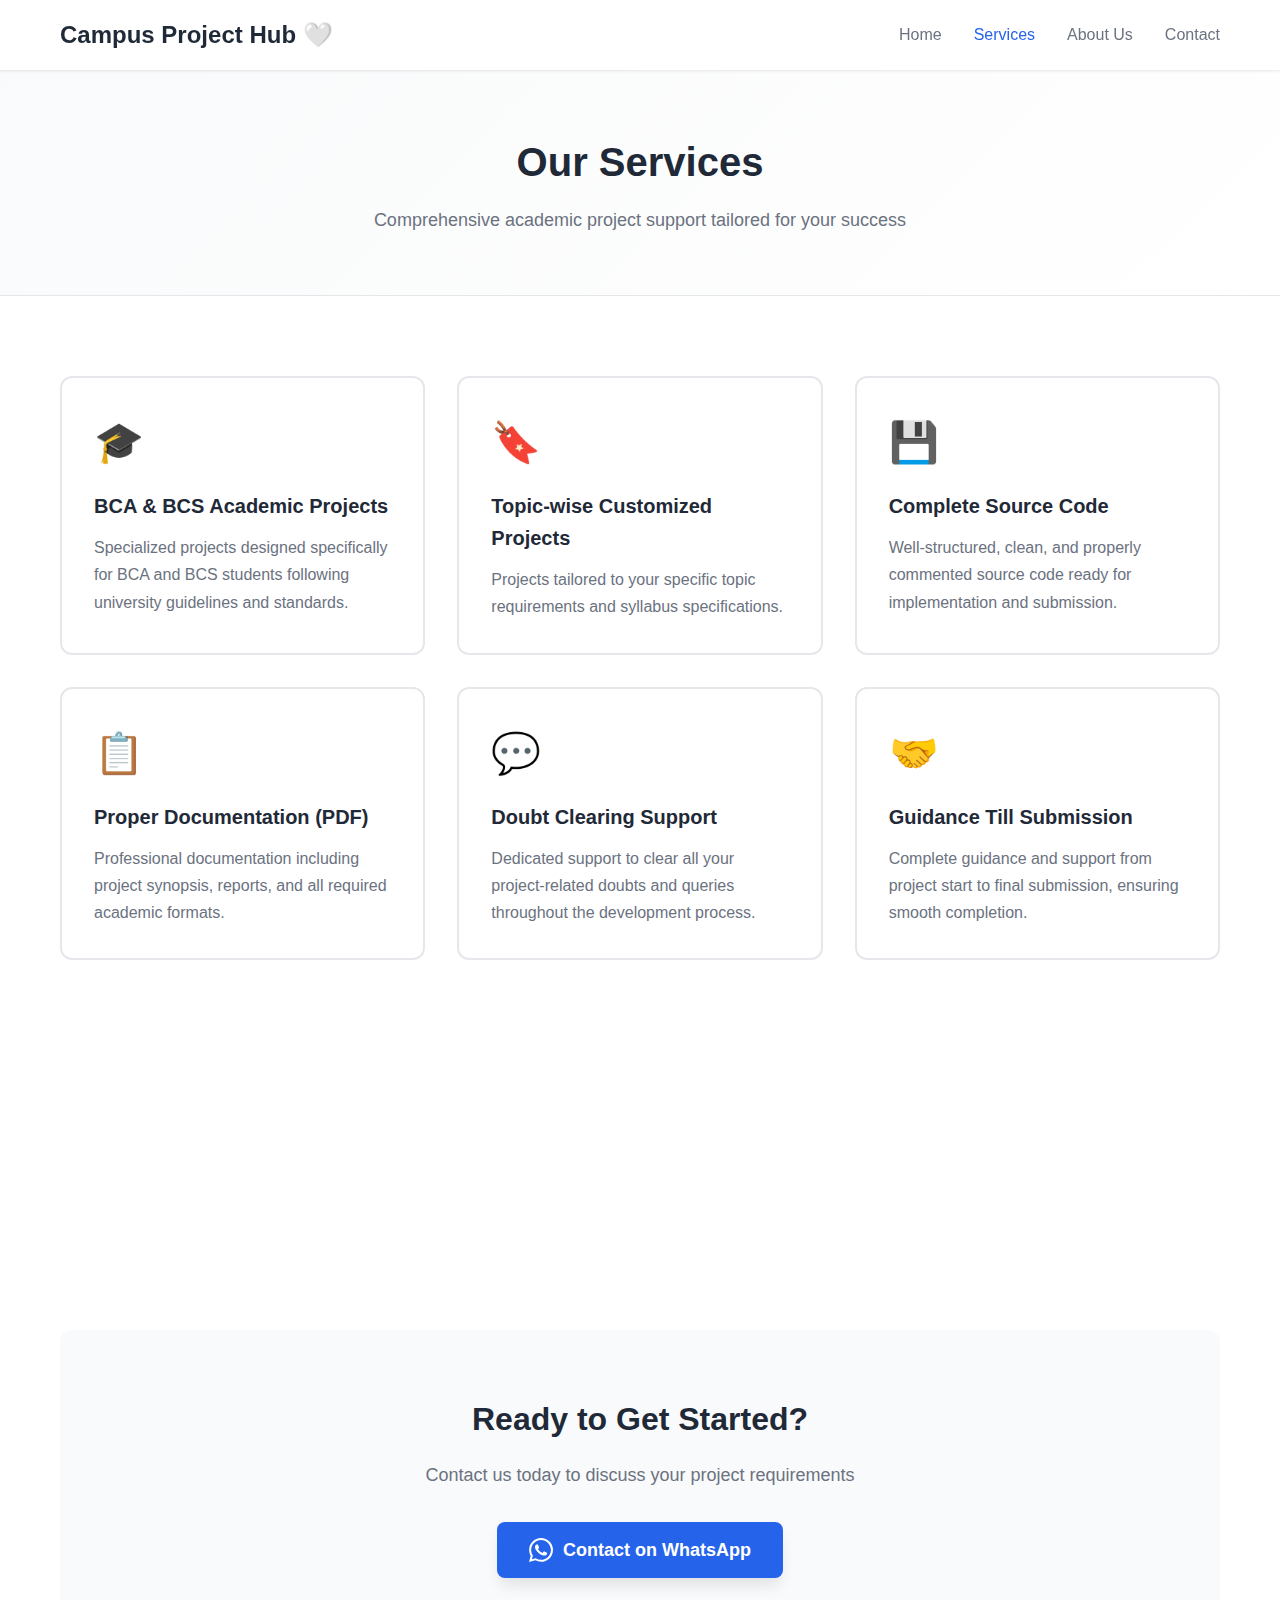
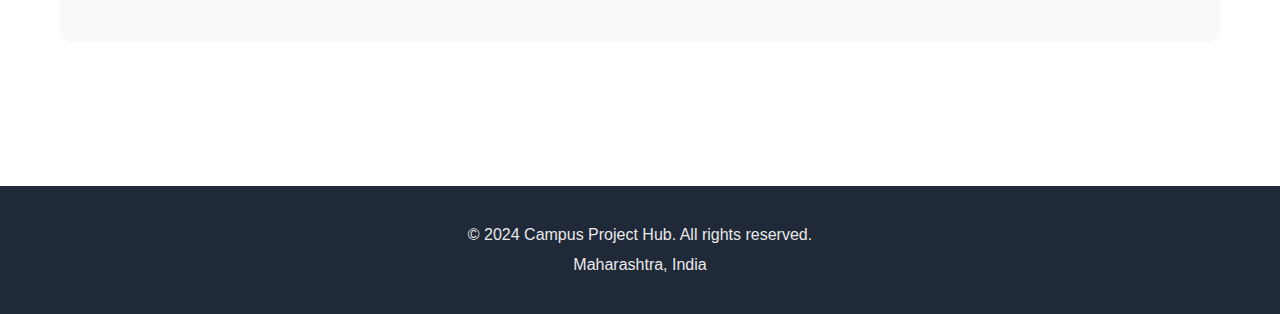
<file: services.html>
<!DOCTYPE html>
<html lang="en">
<head>
    <meta charset="UTF-8">
    <meta name="viewport" content="width=device-width, initial-scale=1.0">
    <meta name="description" content="Our Services - Campus Project Hub">
    <title>Services - Campus Project Hub</title>
    <link rel="stylesheet" href="styles.css">
</head>
<body>
    <!-- Navigation -->
    <nav class="navbar">
        <div class="container">
            <div class="logo">Campus Project Hub 🤍</div>
            <ul class="nav-links">
                <li><a href="index.html">Home</a></li>
                <li><a href="services.html" class="active">Services</a></li>
                <li><a href="about.html">About Us</a></li>
                <li><a href="contact.html">Contact</a></li>
            </ul>
            <div class="hamburger">
                <span></span>
                <span></span>
                <span></span>
            </div>
        </div>
    </nav>

    <!-- Services Header -->
    <section class="page-header">
        <div class="container">
            <h1>Our Services</h1>
            <p>Comprehensive academic project support tailored for your success</p>
        </div>
    </section>

    <!-- Services List -->
    <section class="services-section">
        <div class="container">
            <div class="services-grid">
                <div class="service-item">
                    <div class="service-icon">🎓</div>
                    <h3>BCA & BCS Academic Projects</h3>
                    <p>Specialized projects designed specifically for BCA and BCS students following university guidelines and standards.</p>
                </div>

                <div class="service-item">
                    <div class="service-icon">🔖</div>
                    <h3>Topic-wise Customized Projects</h3>
                    <p>Projects tailored to your specific topic requirements and syllabus specifications.</p>
                </div>

                <div class="service-item">
                    <div class="service-icon">💾</div>
                    <h3>Complete Source Code</h3>
                    <p>Well-structured, clean, and properly commented source code ready for implementation and submission.</p>
                </div>

                <div class="service-item">
                    <div class="service-icon">📋</div>
                    <h3>Proper Documentation (PDF)</h3>
                    <p>Professional documentation including project synopsis, reports, and all required academic formats.</p>
                </div>

                <div class="service-item">
                    <div class="service-icon">💬</div>
                    <h3>Doubt Clearing Support</h3>
                    <p>Dedicated support to clear all your project-related doubts and queries throughout the development process.</p>
                </div>

                <div class="service-item">
                    <div class="service-icon">🤝</div>
                    <h3>Guidance Till Submission</h3>
                    <p>Complete guidance and support from project start to final submission, ensuring smooth completion.</p>
                </div>

                <div class="service-item">
                    <div class="service-icon">⏰</div>
                    <h3>On-time Delivery</h3>
                    <p>Guaranteed timely delivery of your project, ensuring you meet all academic deadlines without stress.</p>
                </div>
            </div>

            <div class="cta-section">
                <h2>Ready to Get Started?</h2>
                <p>Contact us today to discuss your project requirements</p>
                <a href="https://wa.me/917744040512" target="_blank" class="cta-button">
                    <svg width="24" height="24" viewBox="0 0 24 24" fill="none" xmlns="http://www.w3.org/2000/svg">
                        <path d="M17.472 14.382c-.297-.149-1.758-.867-2.03-.967-.273-.099-.471-.148-.67.15-.197.297-.767.966-.94 1.164-.173.199-.347.223-.644.075-.297-.15-1.255-.463-2.39-1.475-.883-.788-1.48-1.761-1.653-2.059-.173-.297-.018-.458.13-.606.134-.133.298-.347.446-.52.149-.174.198-.298.298-.497.099-.198.05-.371-.025-.52-.075-.149-.669-1.612-.916-2.207-.242-.579-.487-.5-.669-.51-.173-.008-.371-.01-.57-.01-.198 0-.52.074-.792.372-.272.297-1.04 1.016-1.04 2.479 0 1.462 1.065 2.875 1.213 3.074.149.198 2.096 3.2 5.077 4.487.709.306 1.262.489 1.694.625.712.227 1.36.195 1.871.118.571-.085 1.758-.719 2.006-1.413.248-.694.248-1.289.173-1.413-.074-.124-.272-.198-.57-.347m-5.421 7.403h-.004a9.87 9.87 0 01-5.031-1.378l-.361-.214-3.741.982.998-3.648-.235-.374a9.86 9.86 0 01-1.51-5.26c.001-5.45 4.436-9.884 9.888-9.884 2.64 0 5.122 1.03 6.988 2.898a9.825 9.825 0 012.893 6.994c-.003 5.45-4.437 9.884-9.885 9.884m8.413-18.297A11.815 11.815 0 0012.05 0C5.495 0 .16 5.335.157 11.892c0 2.096.547 4.142 1.588 5.945L.057 24l6.305-1.654a11.882 11.882 0 005.683 1.448h.005c6.554 0 11.89-5.335 11.893-11.893a11.821 11.821 0 00-3.48-8.413z" fill="currentColor"/>
                    </svg>
                    Contact on WhatsApp
                </a>
            </div>
        </div>
    </section>

    <!-- Footer -->
    <footer>
        <div class="container">
            <p>&copy; 2024 Campus Project Hub. All rights reserved.</p>
            <p>Maharashtra, India</p>
        </div>
    </footer>

    <script src="script.js"></script>
</body>
</html>
</file>
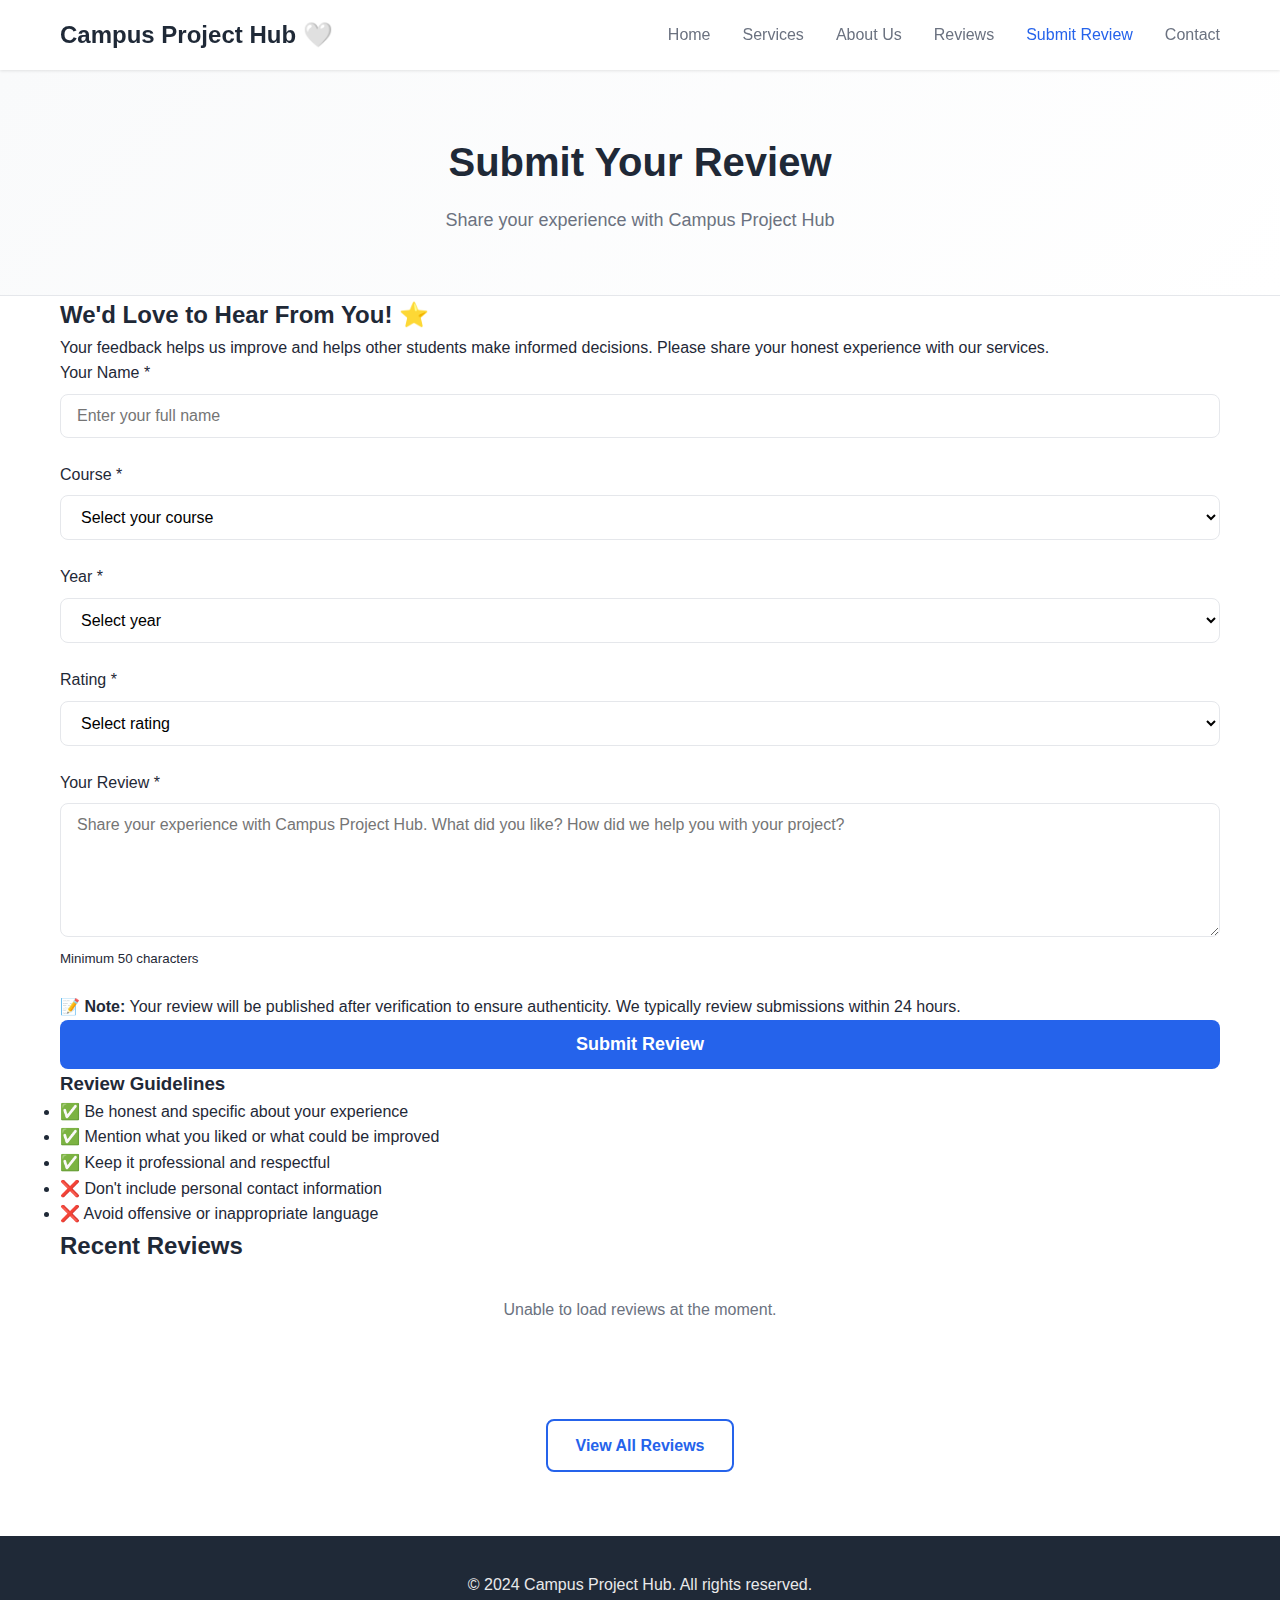
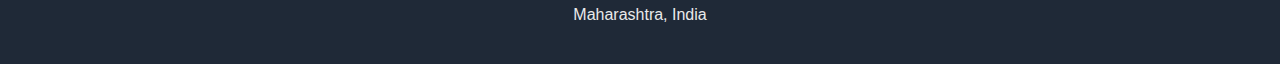
<file: submit-review.html>
<!DOCTYPE html>
<html lang="en">
<head>
    <meta charset="UTF-8">
    <meta name="viewport" content="width=device-width, initial-scale=1.0">
    <meta name="description" content="Submit Your Review - Campus Project Hub">
    <title>Submit Review - Campus Project Hub</title>
    <link rel="stylesheet" href="styles.css">
</head>
<body>
    <!-- Navigation -->
    <nav class="navbar">
        <div class="container">
            <div class="logo">Campus Project Hub 🤍</div>
            <ul class="nav-links">
                <li><a href="index.html">Home</a></li>
                <li><a href="services.html">Services</a></li>
                <li><a href="about.html">About Us</a></li>
                <li><a href="reviews.html">Reviews</a></li>
                <li><a href="submit-review.html" class="active">Submit Review</a></li>
                <li><a href="contact.html">Contact</a></li>
            </ul>
            <div class="hamburger">
                <span></span>
                <span></span>
                <span></span>
            </div>
        </div>
    </nav>

    <!-- Submit Review Header -->
    <section class="page-header">
        <div class="container">
            <h1>Submit Your Review</h1>
            <p>Share your experience with Campus Project Hub</p>
        </div>
    </section>

    <!-- Submit Review Section -->
    <section class="submit-review-section">
        <div class="container">
            <div class="review-form-container">
                <div class="form-intro">
                    <h2>We'd Love to Hear From You! ⭐</h2>
                    <p>Your feedback helps us improve and helps other students make informed decisions. Please share your honest experience with our services.</p>
                </div>

                <form class="review-form" id="reviewForm">
                    <div class="form-group">
                        <label for="reviewName">Your Name *</label>
                        <input type="text" id="reviewName" name="reviewName" required placeholder="Enter your full name">
                    </div>

                    <div class="form-row">
                        <div class="form-group">
                            <label for="reviewCourse">Course *</label>
                            <select id="reviewCourse" name="reviewCourse" required>
                                <option value="">Select your course</option>
                                <option value="BCA">BCA</option>
                                <option value="BCS">BCS</option>
                                <option value="Other">Other</option>
                            </select>
                        </div>

                        <div class="form-group">
                            <label for="reviewYear">Year *</label>
                            <select id="reviewYear" name="reviewYear" required>
                                <option value="">Select year</option>
                                <option value="1st Year">1st Year</option>
                                <option value="2nd Year">2nd Year</option>
                                <option value="3rd Year">3rd Year</option>
                                <option value="Final Year">Final Year</option>
                            </select>
                        </div>
                    </div>

                    <div class="form-group">
                        <label for="reviewRating">Rating *</label>
                        <select id="reviewRating" name="reviewRating" required class="rating-select">
                            <option value="">Select rating</option>
                            <option value="5">⭐⭐⭐⭐⭐ Excellent (5 stars)</option>
                            <option value="4">⭐⭐⭐⭐ Very Good (4 stars)</option>
                            <option value="3">⭐⭐⭐ Good (3 stars)</option>
                            <option value="2">⭐⭐ Fair (2 stars)</option>
                            <option value="1">⭐ Poor (1 star)</option>
                        </select>
                    </div>

                    <div class="form-group">
                        <label for="reviewMessage">Your Review *</label>
                        <textarea id="reviewMessage" name="reviewMessage" rows="6" required placeholder="Share your experience with Campus Project Hub. What did you like? How did we help you with your project?"></textarea>
                        <small>Minimum 50 characters</small>
                    </div>

                    <div class="form-notice">
                        <p>📝 <strong>Note:</strong> Your review will be published after verification to ensure authenticity. We typically review submissions within 24 hours.</p>
                    </div>

                    <button type="submit" class="submit-button">Submit Review</button>
                </form>

                <div class="review-guidelines">
                    <h3>Review Guidelines</h3>
                    <ul>
                        <li>✅ Be honest and specific about your experience</li>
                        <li>✅ Mention what you liked or what could be improved</li>
                        <li>✅ Keep it professional and respectful</li>
                        <li>❌ Don't include personal contact information</li>
                        <li>❌ Avoid offensive or inappropriate language</li>
                    </ul>
                </div>
            </div>

            <!-- Approved Reviews Section -->
            <div class="approved-reviews-section">
                <h2>Recent Reviews</h2>
                <div id="approvedReviews" class="reviews-grid">
                    <p style="text-align: center; color: #6b7280; padding: 2rem;">Loading reviews...</p>
                </div>
                <div class="view-all-reviews">
                    <a href="reviews.html" class="secondary-button">View All Reviews</a>
                </div>
            </div>
        </div>
    </section>

    <!-- Footer -->
    <footer>
        <div class="container">
            <p>&copy; 2024 Campus Project Hub. All rights reserved.</p>
            <p>Maharashtra, India</p>
        </div>
    </footer>

    <script src="script.js"></script>
</body>
</html>
</file>
<file: styles.css>
/* Reset and Base Styles */
* {
    margin: 0;
    padding: 0;
    box-sizing: border-box;
}

:root {
    --primary-color: #2563eb;
    --secondary-color: #1e40af;
    --text-dark: #1f2937;
    --text-light: #6b7280;
    --bg-white: #ffffff;
    --bg-light: #f9fafb;
    --border-color: #e5e7eb;
    --shadow: 0 1px 3px 0 rgba(0, 0, 0, 0.1);
    --shadow-lg: 0 10px 15px -3px rgba(0, 0, 0, 0.1);
    --gold: #fbbf24;
}

body {
    font-family: -apple-system, BlinkMacSystemFont, 'Segoe UI', Roboto, 'Helvetica Neue', Arial, sans-serif;
    line-height: 1.6;
    color: var(--text-dark);
    background-color: var(--bg-white);
}

.container {
    max-width: 1200px;
    margin: 0 auto;
    padding: 0 20px;
}

/* Navigation */
.navbar {
    background-color: var(--bg-white);
    box-shadow: var(--shadow);
    position: sticky;
    top: 0;
    z-index: 1000;
    padding: 1rem 0;
}

.navbar .container {
    display: flex;
    justify-content: space-between;
    align-items: center;
}

.logo {
    font-size: 1.5rem;
    font-weight: 700;
    color: var(--text-dark);
}

.nav-links {
    display: flex;
    list-style: none;
    gap: 2rem;
}

.nav-links a {
    text-decoration: none;
    color: var(--text-light);
    font-weight: 500;
    transition: color 0.3s;
}

.nav-links a:hover,
.nav-links a.active {
    color: var(--primary-color);
}

.hamburger {
    display: none;
    flex-direction: column;
    cursor: pointer;
    gap: 4px;
}

.hamburger span {
    width: 25px;
    height: 3px;
    background-color: var(--text-dark);
    transition: 0.3s;
}

/* Hero Section */
.hero {
    padding: 80px 0;
    text-align: center;
    background: linear-gradient(135deg, #f9fafb 0%, #ffffff 100%);
}

.hero h1 {
    font-size: 3rem;
    font-weight: 700;
    color: var(--text-dark);
    margin-bottom: 1rem;
}

.hero h2 {
    font-size: 1.5rem;
    font-weight: 600;
    color: var(--primary-color);
    margin-bottom: 1.5rem;
}

.hero-subtext {
    font-size: 1.125rem;
    color: var(--text-light);
    max-width: 700px;
    margin: 0 auto 2.5rem;
    line-height: 1.8;
}

.cta-button {
    display: inline-flex;
    align-items: center;
    gap: 10px;
    background-color: var(--primary-color);
    color: white;
    padding: 14px 32px;
    border-radius: 8px;
    text-decoration: none;
    font-weight: 600;
    font-size: 1.125rem;
    transition: all 0.3s;
    box-shadow: var(--shadow-lg);
}

.cta-button:hover {
    background-color: var(--secondary-color);
    transform: translateY(-2px);
    box-shadow: 0 20px 25px -5px rgba(0, 0, 0, 0.1);
}

.cta-button svg {
    width: 24px;
    height: 24px;
}

/* Secondary Button */
.secondary-button {
    display: inline-block;
    padding: 12px 28px;
    background-color: var(--bg-white);
    color: var(--primary-color);
    border: 2px solid var(--primary-color);
    border-radius: 8px;
    text-decoration: none;
    font-weight: 600;
    font-size: 1rem;
    transition: all 0.3s;
}

.secondary-button:hover {
    background-color: var(--primary-color);
    color: white;
    transform: translateY(-2px);
}

/* Features Section */
.features {
    padding: 80px 0;
    background-color: var(--bg-white);
}

.feature-grid {
    display: grid;
    grid-template-columns: repeat(auto-fit, minmax(250px, 1fr));
    gap: 2rem;
}

.feature-card {
    padding: 2rem;
    background-color: var(--bg-light);
    border-radius: 12px;
    text-align: center;
    transition: all 0.3s;
    border: 1px solid var(--border-color);
}

.feature-card:hover {
    transform: translateY(-5px);
    box-shadow: var(--shadow-lg);
}

.feature-icon {
    font-size: 3rem;
    margin-bottom: 1rem;
}

.feature-card h3 {
    font-size: 1.25rem;
    font-weight: 600;
    color: var(--text-dark);
    margin-bottom: 0.75rem;
}

.feature-card p {
    color: var(--text-light);
    font-size: 0.95rem;
}

/* Home Reviews Section */
.home-reviews-section {
    padding: 80px 0;
    background-color: var(--bg-light);
}

.section-header {
    text-align: center;
    margin-bottom: 3rem;
}

.section-header h2 {
    font-size: 2.5rem;
    font-weight: 700;
    color: var(--text-dark);
    margin-bottom: 0.75rem;
}

.section-header > p {
    font-size: 1.125rem;
    color: var(--text-light);
    margin-bottom: 1.5rem;
}

.home-reviews-grid {
    display: grid;
    grid-template-columns: repeat(auto-fit, minmax(350px, 1fr));
    gap: 2rem;
    margin-bottom: 3rem;
}

.view-all-reviews {
    text-align: center;
    margin-bottom: 4rem;
}

/* Home Stats */
.home-stats {
    display: grid;
    grid-template-columns: repeat(auto-fit, minmax(200px, 1fr));
    gap: 2rem;
    padding: 3rem 0;
}

.stat-item {
    text-align: center;
    padding: 2rem;
    background-color: var(--bg-white);
    border-radius: 12px;
    border: 1px solid var(--border-color);
}

.stat-number {
    font-size: 3rem;
    font-weight: 700;
    color: var(--primary-color);
    margin-bottom: 0.5rem;
}

.stat-label {
    font-size: 1rem;
    color: var(--text-light);
    font-weight: 500;
}

/* Page Header */
.page-header {
    padding: 60px 0;
    text-align: center;
    background: linear-gradient(135deg, #f9fafb 0%, #ffffff 100%);
    border-bottom: 1px solid var(--border-color);
}

.page-header h1 {
    font-size: 2.5rem;
    font-weight: 700;
    color: var(--text-dark);
    margin-bottom: 0.75rem;
}

.page-header p {
    font-size: 1.125rem;
    color: var(--text-light);
}

/* Rating Summary */
.rating-summary {
    margin-top: 1.5rem;
}

.rating-summary .stars {
    font-size: 2rem;
    margin-bottom: 0.5rem;
}

.rating-text {
    font-size: 1rem;
    color: var(--text-light);
}

/* Reviews Section */
.reviews-section {
    padding: 80px 0;
}

.reviews-grid {
    display: grid;
    grid-template-columns: repeat(auto-fit, minmax(350px, 1fr));
    gap: 2rem;
    margin-bottom: 4rem;
}

.review-card {
    padding: 2rem;
    background-color: var(--bg-white);
    border: 2px solid var(--border-color);
    border-radius: 12px;
    transition: all 0.3s;
}

.review-card:hover {
    border-color: var(--primary-color);
    box-shadow: var(--shadow-lg);
    transform: translateY(-5px);
}

.review-header {
    display: flex;
    justify-content: space-between;
    align-items: flex-start;
    margin-bottom: 1rem;
}

.reviewer-info {
    display: flex;
    gap: 1rem;
    align-items: center;
}

.reviewer-avatar {
    width: 50px;
    height: 50px;
    border-radius: 50%;
    background: linear-gradient(135deg, var(--primary-color), var(--secondary-color));
    color: white;
    display: flex;
    align-items: center;
    justify-content: center;
    font-size: 1.5rem;
    font-weight: 700;
    flex-shrink: 0;
}

.reviewer-name {
    font-size: 1.125rem;
    font-weight: 600;
    color: var(--text-dark);
    margin-bottom: 0.25rem;
}

.reviewer-course {
    font-size: 0.875rem;
    color: var(--text-light);
}

.review-stars {
    font-size: 1.25rem;
    color: var(--gold);
}

.review-text {
    color: var(--text-light);
    line-height: 1.7;
    margin-bottom: 1rem;
    font-size: 0.95rem;
}

.review-date {
    font-size: 0.875rem;
    color: var(--text-light);
    font-style: italic;
}

/* Testimonial Stats */
.testimonial-stats {
    display: grid;
    grid-template-columns: repeat(auto-fit, minmax(200px, 1fr));
    gap: 2rem;
    margin-bottom: 4rem;
    padding: 3rem 0;
}

.stat-card {
    text-align: center;
    padding: 2rem;
    background-color: var(--bg-light);
    border-radius: 12px;
    border: 1px solid var(--border-color);
}

/* Services Section */
.services-section {
    padding: 80px 0;
}

.services-grid {
    display: grid;
    grid-template-columns: repeat(auto-fit, minmax(300px, 1fr));
    gap: 2rem;
    margin-bottom: 4rem;
}

.service-item {
    padding: 2rem;
    background-color: var(--bg-white);
    border: 2px solid var(--border-color);
    border-radius: 12px;
    transition: all 0.3s;
}

.service-item:hover {
    border-color: var(--primary-color);
    box-shadow: var(--shadow-lg);
}

.service-icon {
    font-size: 2.5rem;
    margin-bottom: 1rem;
}

.service-item h3 {
    font-size: 1.25rem;
    font-weight: 600;
    color: var(--text-dark);
    margin-bottom: 0.75rem;
}

.service-item p {
    color: var(--text-light);
    line-height: 1.7;
}

/* About Section */
.about-section {
    padding: 80px 0;
}

.about-content {
    margin-bottom: 4rem;
}

.about-text {
    max-width: 800px;
    margin: 0 auto 3rem;
}

.about-text h2 {
    font-size: 2rem;
    font-weight: 700;
    color: var(--text-dark);
    margin-bottom: 1.5rem;
    text-align: center;
}

.about-text p {
    font-size: 1.125rem;
    color: var(--text-light);
    line-height: 1.8;
    margin-bottom: 1rem;
}

.about-features {
    display: grid;
    grid-template-columns: repeat(auto-fit, minmax(300px, 1fr));
    gap: 2rem;
    margin-top: 3rem;
}

.about-feature {
    padding: 2rem;
    background-color: var(--bg-light);
    border-radius: 12px;
    border: 1px solid var(--border-color);
}

.about-feature h3 {
    font-size: 1.25rem;
    font-weight: 600;
    color: var(--text-dark);
    margin-bottom: 0.75rem;
}

.about-feature p {
    color: var(--text-light);
    line-height: 1.7;
}

.why-choose {
    margin-bottom: 4rem;
}

.why-choose h2 {
    font-size: 2rem;
    font-weight: 700;
    color: var(--text-dark);
    margin-bottom: 2rem;
    text-align: center;
}

.reasons-grid {
    display: grid;
    grid-template-columns: repeat(auto-fit, minmax(250px, 1fr));
    gap: 2rem;
}

.reason {
    padding: 2rem;
    background-color: var(--bg-white);
    border: 2px solid var(--border-color);
    border-radius: 12px;
    transition: all 0.3s;
}

.reason:hover {
    border-color: var(--primary-color);
    transform: translateY(-5px);
}

.reason-number {
    display: inline-block;
    font-size: 2rem;
    font-weight: 700;
    color: var(--primary-color);
    margin-bottom: 1rem;
}

.reason h4 {
    font-size: 1.125rem;
    font-weight: 600;
    color: var(--text-dark);
    margin-bottom: 0.5rem;
}

.reason p {
    color: var(--text-light);
}

/* Contact Section */
.contact-section {
    padding: 80px 0;
}

.contact-grid {
    display: grid;
    grid-template-columns: 1fr 1fr;
    gap: 4rem;
}

.contact-info h2 {
    font-size: 2rem;
    font-weight: 700;
    color: var(--text-dark);
    margin-bottom: 1rem;
}

.contact-info > p {
    color: var(--text-light);
    font-size: 1.125rem;
    margin-bottom: 2rem;
}

.contact-methods {
    margin-bottom: 2rem;
}

.contact-method {
    display: flex;
    gap: 1.5rem;
    padding: 1.5rem;
    background-color: var(--bg-light);
    border-radius: 12px;
    margin-bottom: 1rem;
    border: 1px solid var(--border-color);
}

.method-icon {
    font-size: 2rem;
}

.method-details h3 {
    font-size: 1.125rem;
    font-weight: 600;
    color: var(--text-dark);
    margin-bottom: 0.25rem;
}

.method-details p {
    color: var(--text-light);
    margin-bottom: 0.5rem;
}

.contact-link {
    color: var(--primary-color);
    text-decoration: none;
    font-weight: 500;
}

.contact-link:hover {
    text-decoration: underline;
}

.whatsapp-cta {
    margin-top: 2rem;
}

/* Contact Form */
.contact-form-wrapper {
    background-color: var(--bg-light);
    padding: 2.5rem;
    border-radius: 12px;
    border: 1px solid var(--border-color);
}

.contact-form h3 {
    font-size: 1.5rem;
    font-weight: 700;
    color: var(--text-dark);
    margin-bottom: 1.5rem;
}

.form-group {
    margin-bottom: 1.5rem;
}

.form-group label {
    display: block;
    font-weight: 500;
    color: var(--text-dark);
    margin-bottom: 0.5rem;
}

.form-group input,
.form-group select,
.form-group textarea {
    width: 100%;
    padding: 12px 16px;
    border: 1px solid var(--border-color);
    border-radius: 8px;
    font-size: 1rem;
    font-family: inherit;
    transition: border-color 0.3s;
    background-color: var(--bg-white);
}

.form-group input:focus,
.form-group select:focus,
.form-group textarea:focus {
    outline: none;
    border-color: var(--primary-color);
}

.form-group textarea {
    resize: vertical;
}

.submit-button {
    width: 100%;
    padding: 14px 32px;
    background-color: var(--primary-color);
    color: white;
    border: none;
    border-radius: 8px;
    font-size: 1.125rem;
    font-weight: 600;
    cursor: pointer;
    transition: all 0.3s;
}

.submit-button:hover {
    background-color: var(--secondary-color);
    transform: translateY(-2px);
}

/* CTA Section */
.cta-section {
    text-align: center;
    padding: 4rem 2rem;
    background-color: var(--bg-light);
    border-radius: 12px;
    margin-top: 4rem;
}

.cta-section h2 {
    font-size: 2rem;
    font-weight: 700;
    color: var(--text-dark);
    margin-bottom: 1rem;
}

.cta-section p {
    font-size: 1.125rem;
    color: var(--text-light);
    margin-bottom: 2rem;
}

/* Footer */
footer {
    background-color: var(--text-dark);
    color: white;
    padding: 2rem 0;
    text-align: center;
    margin-top: 4rem;
}

footer p {
    margin: 0.25rem 0;
    opacity: 0.9;
}

/* Responsive Design */
@media (max-width: 768px) {
    .hamburger {
        display: flex;
    }

    .nav-links {
        position: absolute;
        top: 100%;
        left: 0;
        right: 0;
        background-color: var(--bg-white);
        flex-direction: column;
        padding: 1rem;
        box-shadow: var(--shadow-lg);
        display: none;
        gap: 0;
    }

    .nav-links.active {
        display: flex;
    }

    .nav-links li {
        padding: 0.75rem 0;
        border-bottom: 1px solid var(--border-color);
    }

    .nav-links li:last-child {
        border-bottom: none;
    }

    .hero h1 {
        font-size: 2rem;
    }

    .hero h2 {
        font-size: 1.25rem;
    }

    .hero-subtext {
        font-size: 1rem;
    }

    .feature-grid,
    .services-grid,
    .about-features,
    .reasons-grid,
    .reviews-grid,
    .home-reviews-grid {
        grid-template-columns: 1fr;
    }

    .contact-grid {
        grid-template-columns: 1fr;
        gap: 2rem;
    }

    .page-header h1 {
        font-size: 2rem;
    }

    .section-header h2 {
        font-size: 2rem;
    }

    .about-text h2,
    .why-choose h2,
    .contact-info h2,
    .cta-section h2 {
        font-size: 1.75rem;
    }

    .testimonial-stats,
    .home-stats {
        grid-template-columns: repeat(2, 1fr);
    }

    .stat-number {
        font-size: 2rem;
    }
}

@media (max-width: 480px) {
    .hero h1 {
        font-size: 1.75rem;
    }

    .cta-button {
        padding: 12px 24px;
        font-size: 1rem;
    }

    .contact-form-wrapper {
        padding: 1.5rem;
    }

    .reviews-grid,
    .home-reviews-grid {
        grid-template-columns: 1fr;
    }

    .testimonial-stats,
    .home-stats {
        grid-template-columns: 1fr;
    }
}
</file>
